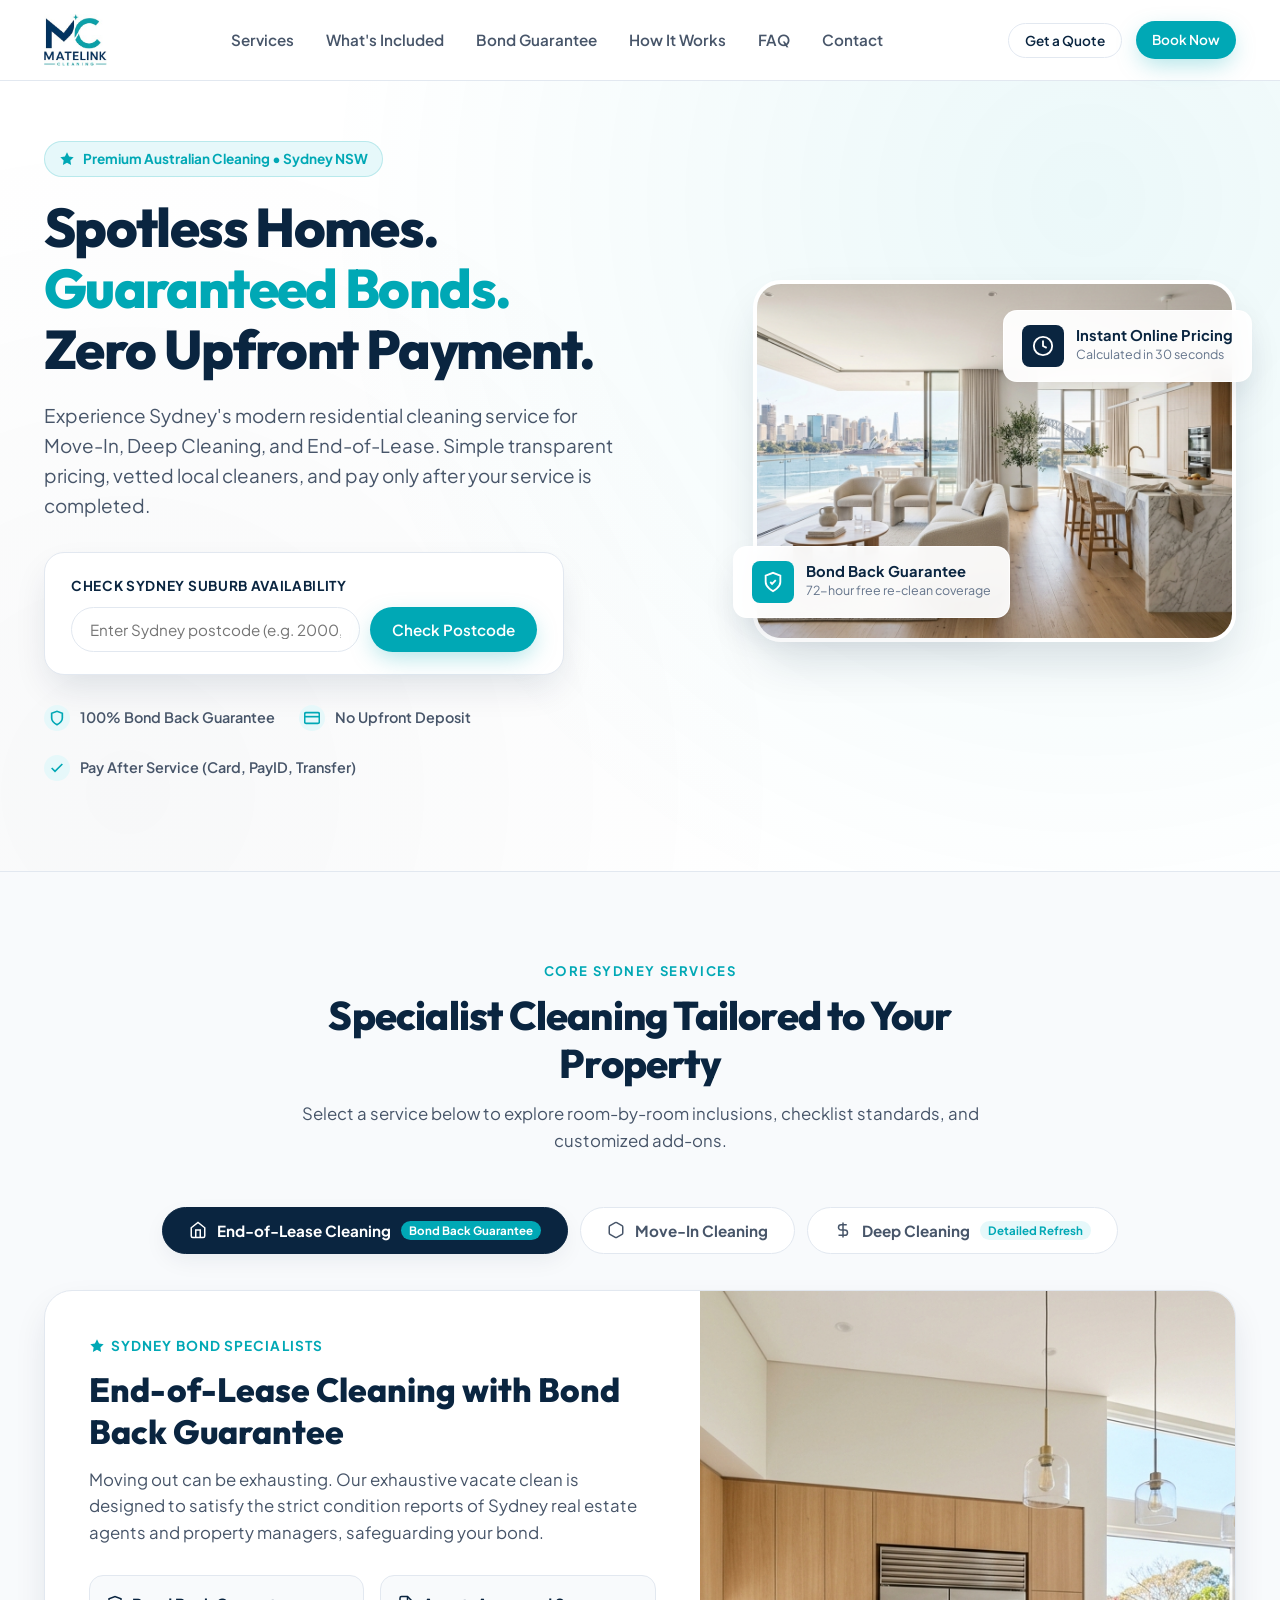
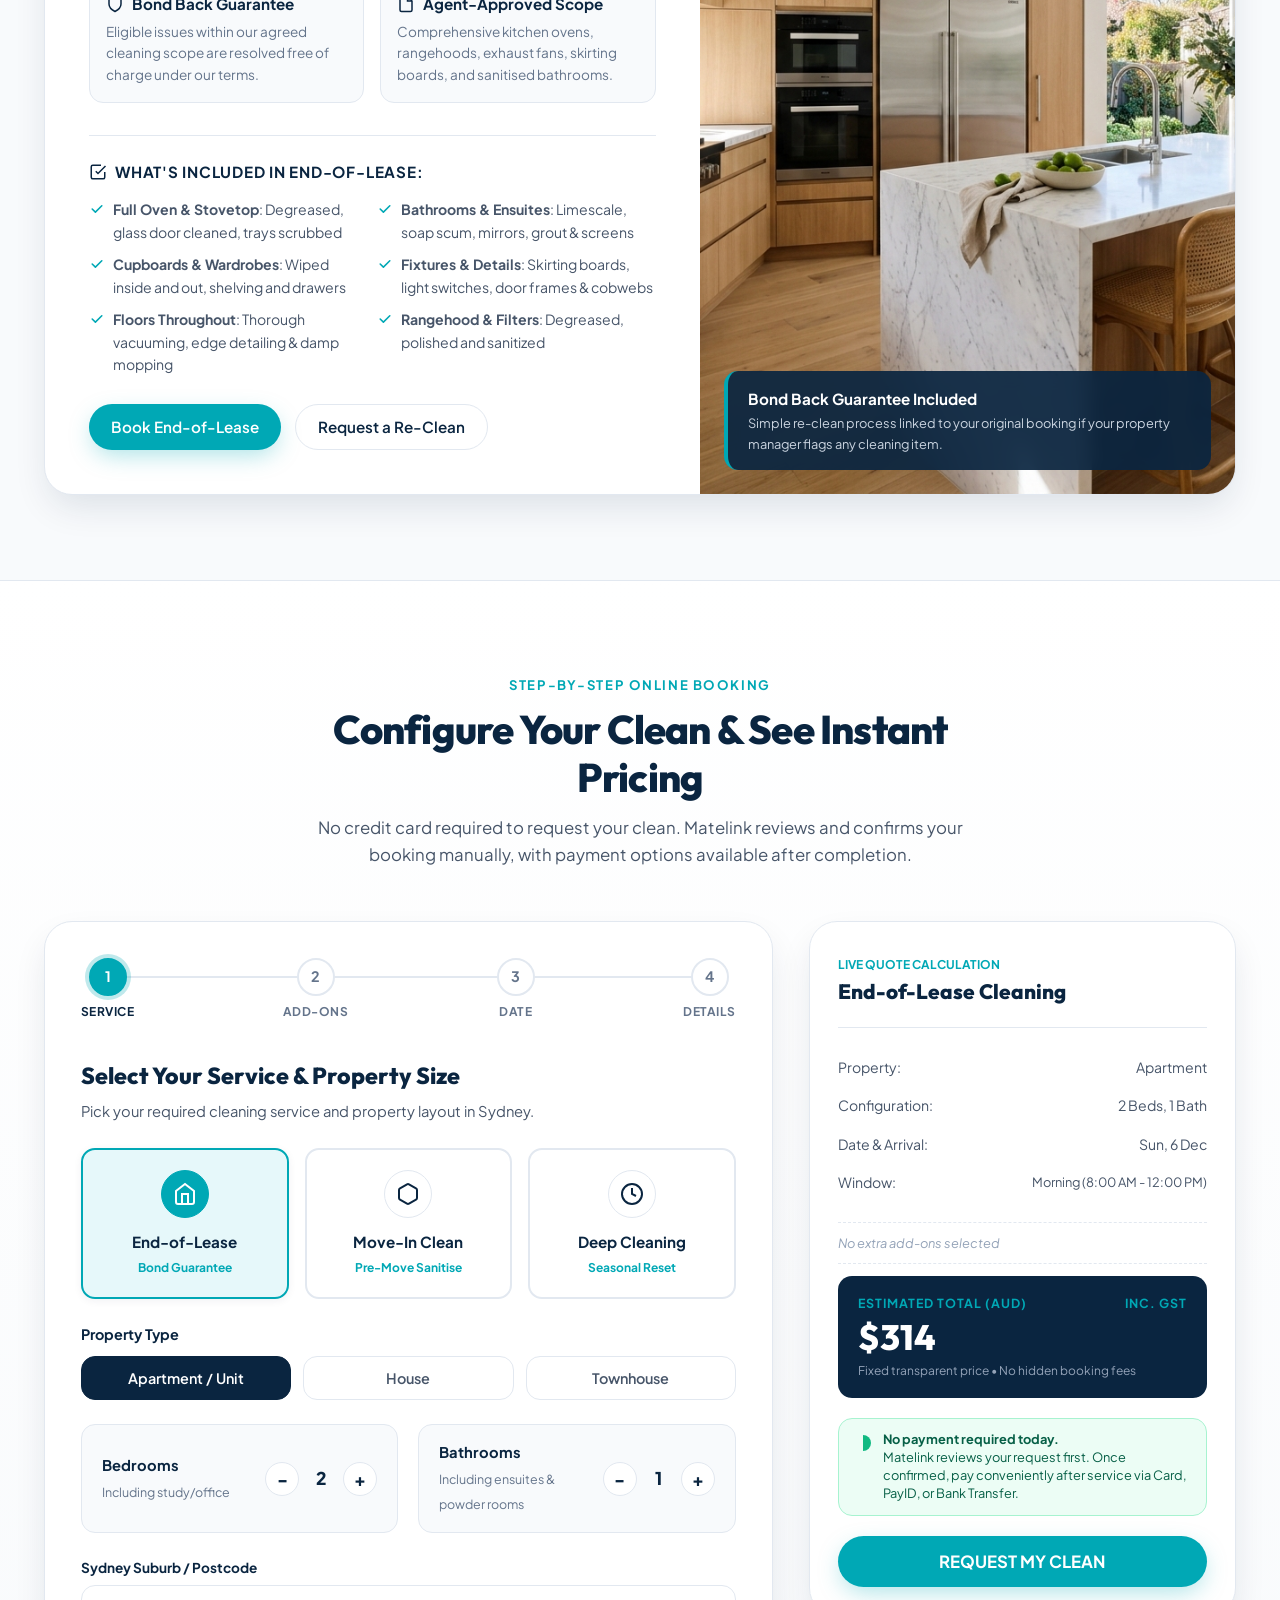
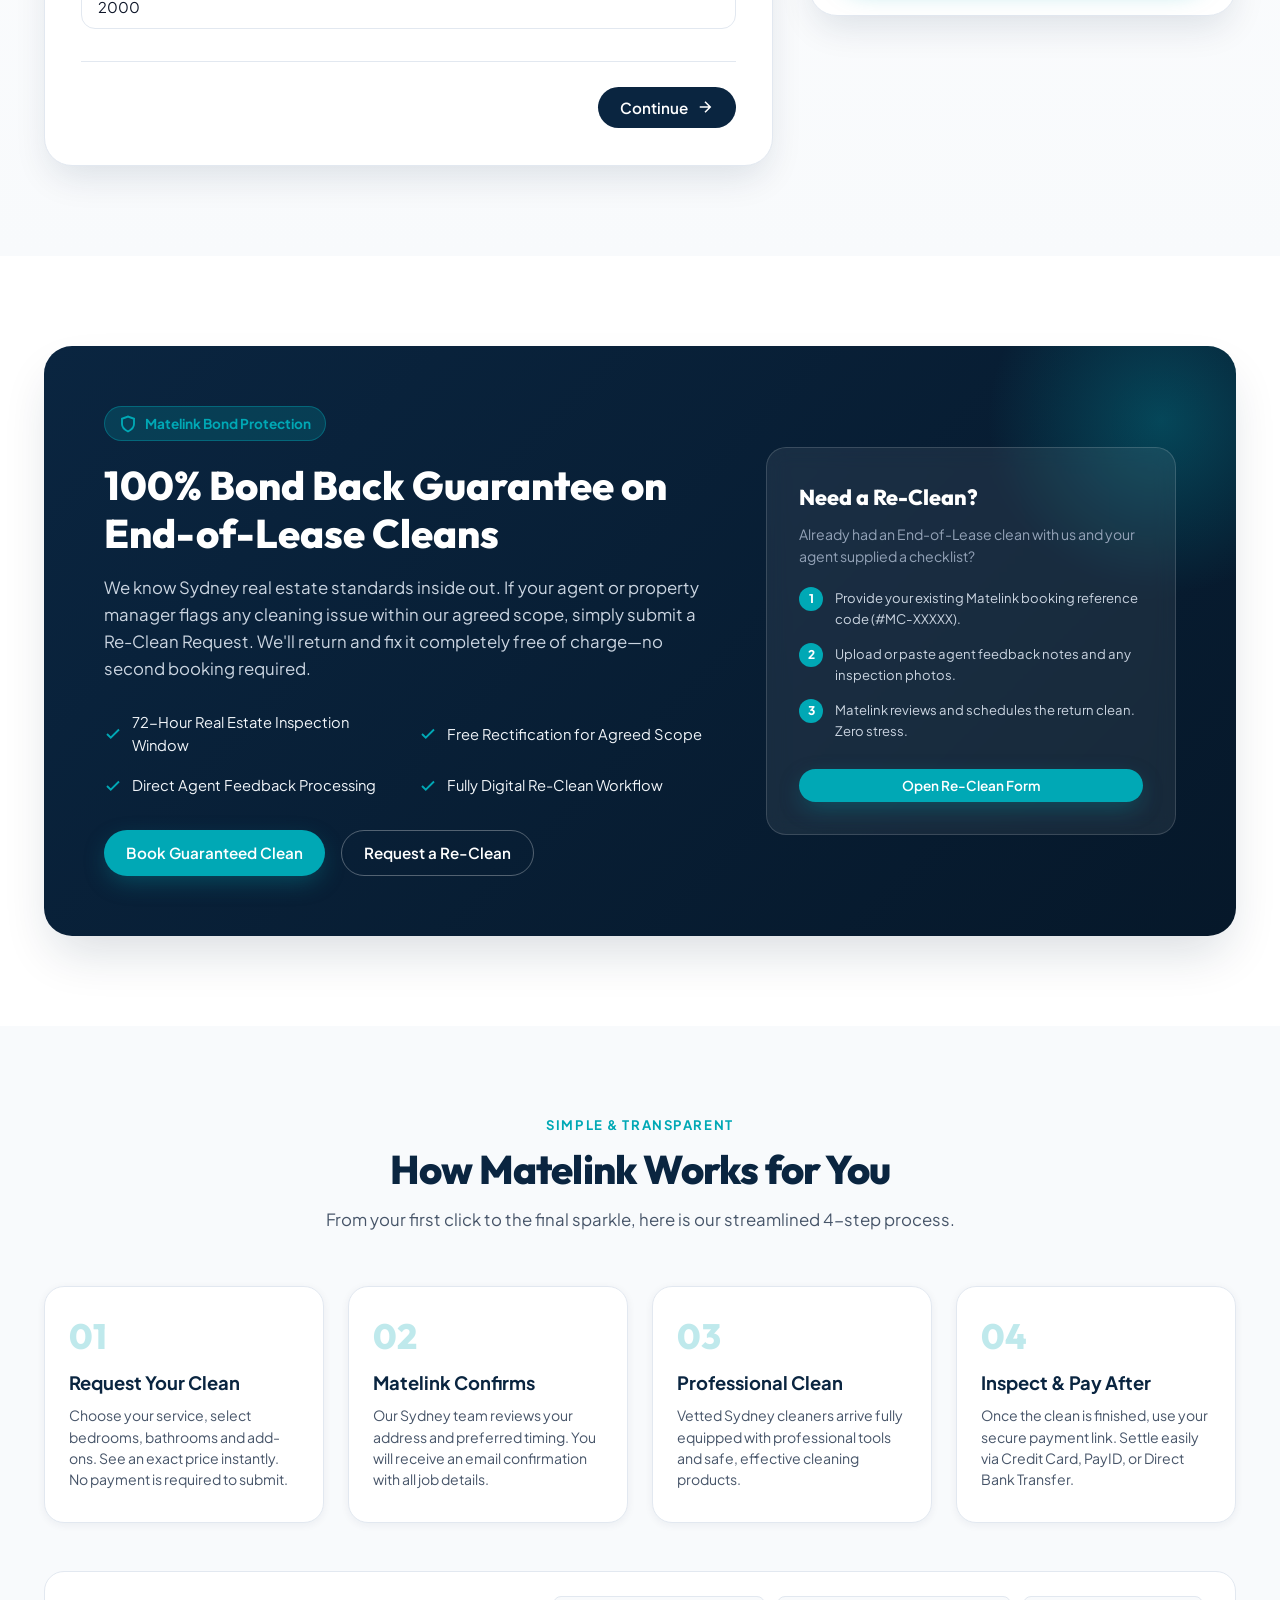
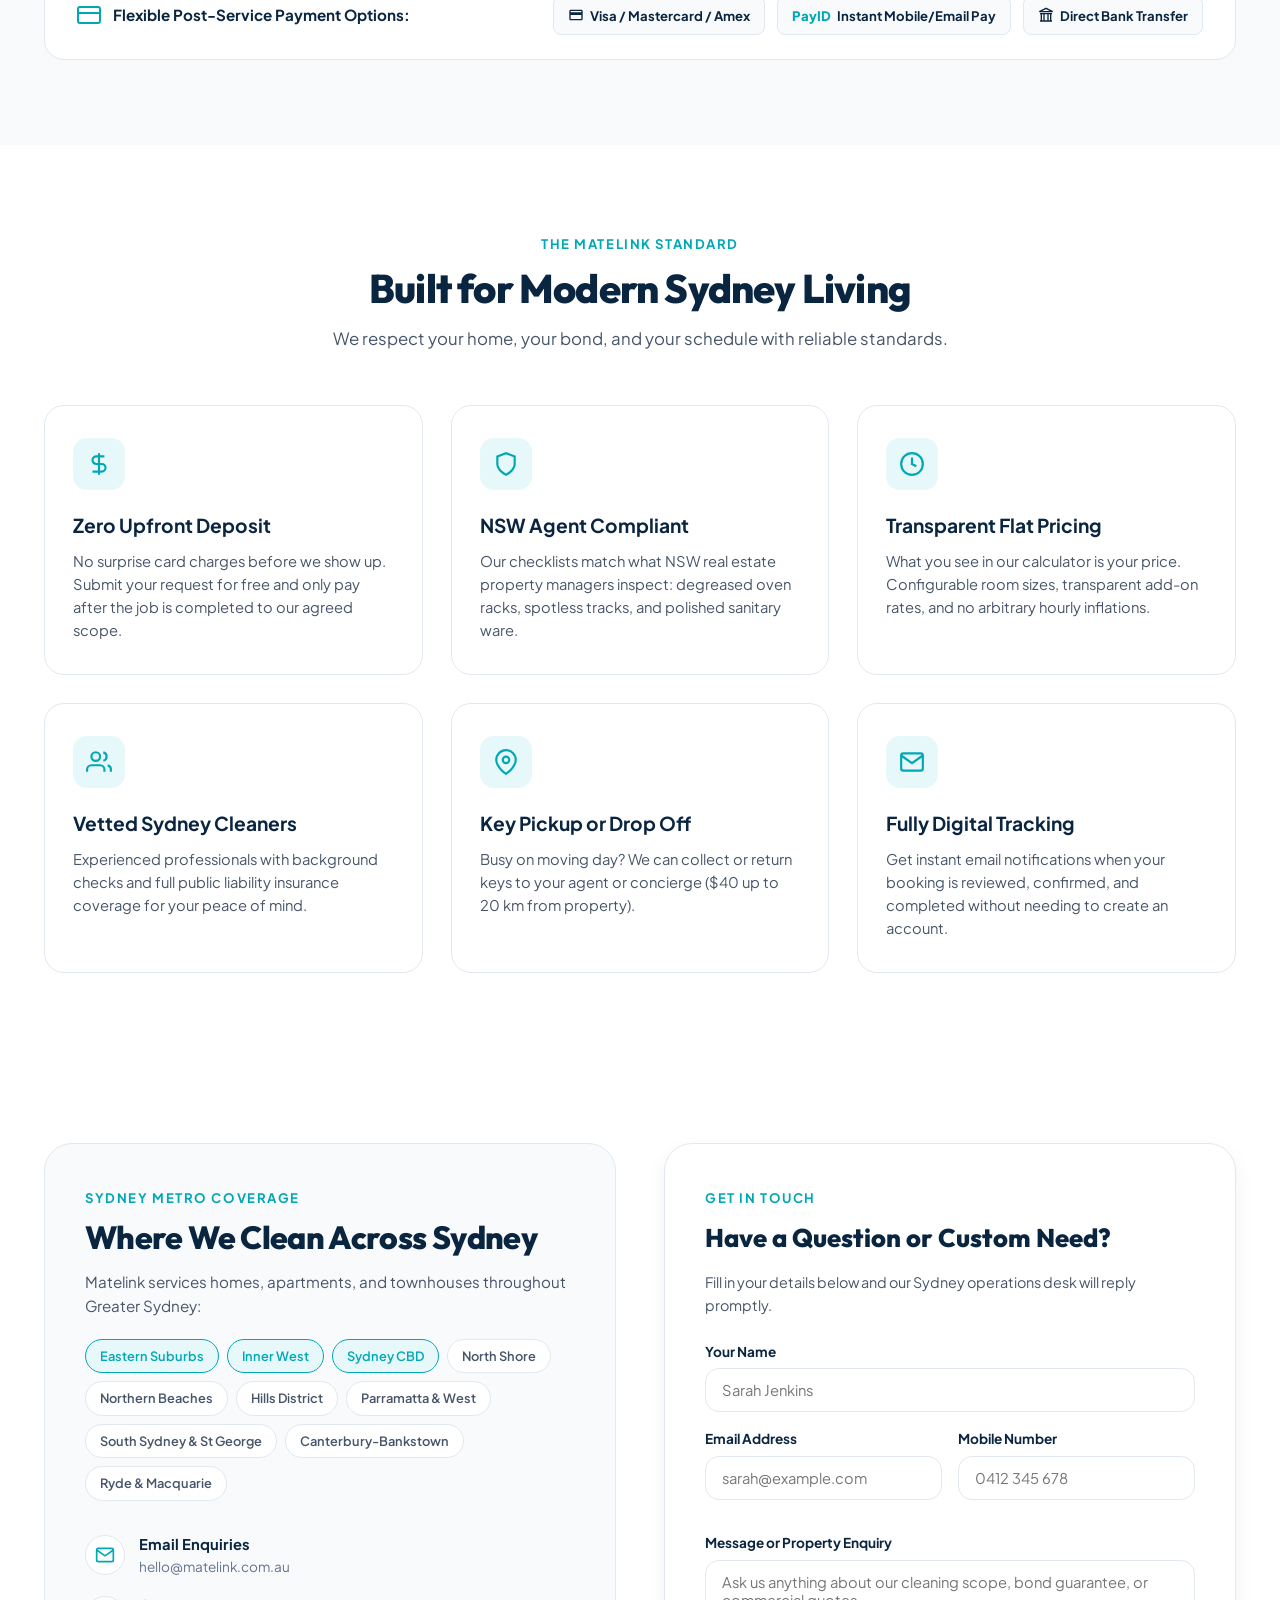
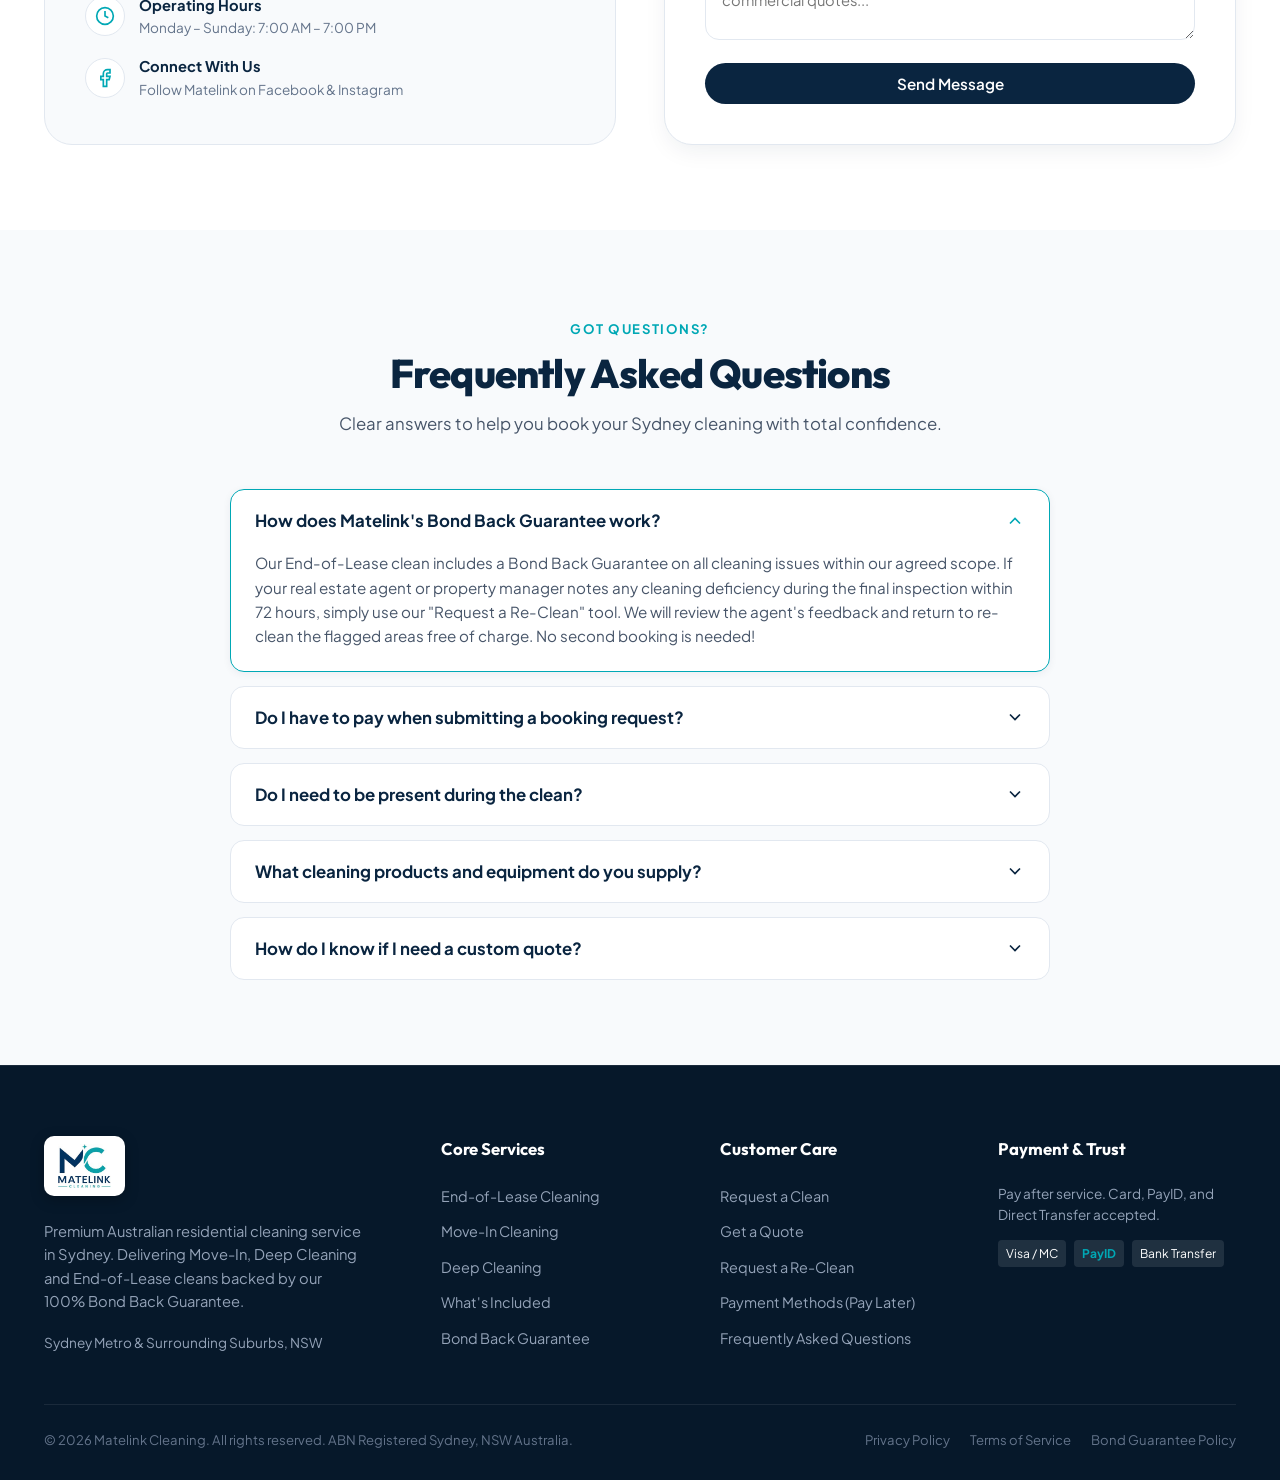
<file: index.html>
<!DOCTYPE html>
<html lang="en">
<head>
  <meta charset="UTF-8">
  <meta name="viewport" content="width=device-width, initial-scale=1.0">
  <title>Matelink Cleaning Sydney | Premium Move-In, Deep & End-of-Lease Cleaning</title>
  <meta name="description" content="Sydney's trusted residential cleaners for End-of-Lease, Deep Cleaning and Move-In Cleaning. 100% Bond Back Guarantee. Simple online pricing. No upfront payment required.">
  
  <!-- Modern Typography (Outfit + Plus Jakarta Sans) -->
  <link rel="preconnect" href="https://fonts.googleapis.com">
  <link rel="preconnect" href="https://fonts.gstatic.com" crossorigin>
  <link href="https://fonts.googleapis.com/css2?family=Outfit:wght@400;500;600;700;800&family=Plus+Jakarta+Sans:wght@400;500;600;700;800&display=swap" rel="stylesheet">
  
  <link rel="stylesheet" href="style.css">
  
  <!-- Structured Data for SEO -->
  <script type="application/ld+json">
  {
    "@context": "https://schema.org",
    "@type": "HomeAndConstructionBusiness",
    "name": "Matelink Cleaning",
    "image": "assets/hero.jpg",
    "description": "Premium Australian residential cleaning service in Sydney offering Move-In, Deep Cleaning and End-of-Lease Cleaning with 100% Bond Back Guarantee.",
    "priceRange": "$$",
    "address": {
      "@type": "PostalAddress",
      "addressLocality": "Sydney",
      "addressRegion": "NSW",
      "addressCountry": "AU"
    },
    "geo": {
      "@type": "GeoCoordinates",
      "latitude": "-33.8688",
      "longitude": "151.2093"
    },
    "openingHoursSpecification": {
      "@type": "OpeningHoursSpecification",
      "dayOfWeek": ["Monday","Tuesday","Wednesday","Thursday","Friday","Saturday","Sunday"],
      "opens": "07:00",
      "closes": "19:00"
    }
  }
  </script>
</head>
<body>

  <!-- ==========================================
       HEADER & NAVIGATION
       ========================================== -->
  <header class="header">
    <div class="container header-container">
      <a href="#" class="brand-logo" title="Matelink Cleaning Sydney">
        <img src="assets/logo.jpeg" alt="Matelink Cleaning" onerror="this.style.display='none'; this.nextElementSibling.style.display='flex';">
        <div class="brand-text-fallback" style="display:none;">
          <span class="brand-title">MATELINK</span>
          <span class="brand-tagline">CLEANING</span>
        </div>
      </a>

      <!-- Desktop Navigation -->
      <nav>
        <ul class="nav-links">
          <li><a href="#services" class="nav-link">Services</a></li>
          <li><a href="#whats-included" class="nav-link">What's Included</a></li>
          <li><a href="#guarantee" class="nav-link">Bond Guarantee</a></li>
          <li><a href="#how-it-works" class="nav-link">How It Works</a></li>
          <li><a href="#faq" class="nav-link">FAQ</a></li>
          <li><a href="#contact" class="nav-link">Contact</a></li>
        </ul>
      </nav>

      <!-- Action Buttons -->
      <div class="nav-actions">
        <button type="button" class="btn btn-outline btn-sm" data-open-quote id="btn-nav-quote">Get a Quote</button>
        <a href="#book-now" class="btn btn-primary btn-sm" id="btn-nav-book">Book Now</a>
        <button class="mobile-toggle" id="mobile-toggle" aria-label="Toggle navigation menu">
          <span></span>
          <span></span>
          <span></span>
        </button>
      </div>
    </div>
  </header>

  <!-- Mobile Drawer Menu -->
  <div class="mobile-drawer" id="mobile-drawer">
    <a href="#services" class="nav-link">Services</a>
    <a href="#whats-included" class="nav-link">What's Included</a>
    <a href="#guarantee" class="nav-link">Bond Back Guarantee</a>
    <a href="#how-it-works" class="nav-link">How It Works</a>
    <a href="#faq" class="nav-link">FAQ</a>
    <a href="#contact" class="nav-link">Contact</a>
    <div style="display:flex; flex-direction:column; gap:12px; margin-top:20px;">
      <button type="button" class="btn btn-outline" data-open-quote>Get a Quote</button>
      <a href="#book-now" class="btn btn-primary">Book Now</a>
    </div>
  </div>

  <!-- ==========================================
       HERO SECTION
       ========================================== -->
  <section class="hero" id="home">
    <div class="container hero-grid">
      <div class="hero-content">
        <div class="hero-badge">
          <svg width="16" height="16" viewBox="0 0 24 24" fill="currentColor"><path d="M12 2l3.09 6.26L22 9.27l-5 4.87 1.18 6.88L12 17.77l-6.18 3.25L7 14.14 2 9.27l6.91-1.01L12 2z"/></svg>
          <span>Premium Australian Cleaning • Sydney NSW</span>
        </div>

        <h1 class="hero-title">
          Spotless Homes. <br>
          <span class="highlight">Guaranteed Bonds.</span> <br>
          Zero Upfront Payment.
        </h1>

        <p class="hero-subtitle">
          Experience Sydney's modern residential cleaning service for Move-In, Deep Cleaning, and End-of-Lease. Simple transparent pricing, vetted local cleaners, and pay only after your service is completed.
        </p>

        <!-- Sydney Postcode Availability Checker (Step 0) -->
        <div class="hero-postcode-card">
          <label class="postcode-label" for="hero-postcode-input">Check Sydney Suburb Availability</label>
          <div class="postcode-input-group">
            <input type="text" id="hero-postcode-input" class="postcode-input" placeholder="Enter Sydney postcode (e.g. 2000, 2026, 2095)" maxlength="4">
            <button type="button" class="btn btn-primary" id="hero-check-postcode-btn">Check Postcode</button>
          </div>
          <div class="postcode-status" id="hero-postcode-status"></div>
        </div>

        <!-- Hero Trust Pillars -->
        <div class="hero-pillars">
          <div class="pillar-item">
            <div class="pillar-icon">
              <svg width="16" height="16" viewBox="0 0 24 24" fill="none" stroke="currentColor" stroke-width="2.5"><path d="M12 22s8-4 8-10V5l-8-3-8 3v7c0 6 8 10 8 10z"/></svg>
            </div>
            <span>100% Bond Back Guarantee</span>
          </div>

          <div class="pillar-item">
            <div class="pillar-icon">
              <svg width="16" height="16" viewBox="0 0 24 24" fill="none" stroke="currentColor" stroke-width="2.5"><rect x="1" y="4" width="22" height="16" rx="2" ry="2"/><line x1="1" y1="10" x2="23" y2="10"/></svg>
            </div>
            <span>No Upfront Deposit</span>
          </div>

          <div class="pillar-item">
            <div class="pillar-icon">
              <svg width="16" height="16" viewBox="0 0 24 24" fill="none" stroke="currentColor" stroke-width="2.5"><polyline points="20 6 9 17 4 12"/></svg>
            </div>
            <span>Pay After Service (Card, PayID, Transfer)</span>
          </div>
        </div>
      </div>

      <!-- Hero Visual Image with Floating UI Cards -->
      <div class="hero-visual">
        <div class="hero-image-wrap">
          <img src="assets/hero.jpg" alt="Pristine modern Sydney home interior with natural light and Harbour view" loading="eager">
        </div>

        <div class="floating-card floating-card-1">
          <div class="fc-icon teal-bg">
            <svg width="22" height="22" fill="none" stroke="currentColor" stroke-width="2" viewBox="0 0 24 24"><path d="M12 22s8-4 8-10V5l-8-3-8 3v7c0 6 8 10 8 10z"/><polyline points="9 12 11 14 15 10"/></svg>
          </div>
          <div class="fc-content">
            <h4>Bond Back Guarantee</h4>
            <p>72-hour free re-clean coverage</p>
          </div>
        </div>

        <div class="floating-card floating-card-2">
          <div class="fc-icon">
            <svg width="22" height="22" fill="none" stroke="currentColor" stroke-width="2" viewBox="0 0 24 24"><circle cx="12" cy="12" r="10"/><path d="M12 6v6l4 2"/></svg>
          </div>
          <div class="fc-content">
            <h4>Instant Online Pricing</h4>
            <p>Calculated in 30 seconds</p>
          </div>
        </div>
      </div>
    </div>
  </section>

  <!-- ==========================================
       CORE SERVICES & "WHAT'S INCLUDED" SECTION
       ========================================== -->
  <section class="section section-subtle" id="services">
    <div class="container">
      <div class="section-head">
        <span class="section-badge">Core Sydney Services</span>
        <h2 class="section-title">Specialist Cleaning Tailored to Your Property</h2>
        <p class="section-desc">Select a service below to explore room-by-room inclusions, checklist standards, and customized add-ons.</p>
      </div>

      <!-- Interactive Service Navigation Switcher -->
      <div class="service-nav-tabs">
        <button type="button" class="service-tab-btn active" data-service="end-of-lease" id="tab-end-of-lease">
          <svg width="18" height="18" fill="none" stroke="currentColor" stroke-width="2" viewBox="0 0 24 24"><path d="M3 9l9-7 9 7v11a2 2 0 0 1-2 2H5a2 2 0 0 1-2-2z"/><polyline points="9 22 9 12 15 12 15 22"/></svg>
          <span>End-of-Lease Cleaning</span>
          <span class="tab-badge">Bond Back Guarantee</span>
        </button>

        <button type="button" class="service-tab-btn" data-service="move-in" id="tab-move-in">
          <svg width="18" height="18" fill="none" stroke="currentColor" stroke-width="2" viewBox="0 0 24 24"><path d="M21 16V8a2 2 0 0 0-1-1.73l-7-4a2 2 0 0 0-2 0l-7 4A2 2 0 0 0 3 8v8a2 2 0 0 0 1 1.73l7 4a2 2 0 0 0 2 0l7-4A2 2 0 0 0 21 16z"/></svg>
          <span>Move-In Cleaning</span>
        </button>

        <button type="button" class="service-tab-btn" data-service="deep-cleaning" id="tab-deep-cleaning">
          <svg width="18" height="18" fill="none" stroke="currentColor" stroke-width="2" viewBox="0 0 24 24"><path d="M12 2v20M17 5H9.5a3.5 3.5 0 0 0 0 7h5a3.5 3.5 0 0 1 0 7H6"/></svg>
          <span>Deep Cleaning</span>
          <span class="tab-badge">Detailed Refresh</span>
        </button>
      </div>

      <!-- Panel 1: End-of-Lease Cleaning -->
      <div class="service-panel active" id="panel-end-of-lease">
        <div class="service-panel-grid">
          <div class="service-panel-content">
            <span class="service-tag">
              <svg width="16" height="16" fill="currentColor" viewBox="0 0 24 24"><path d="M12 2l3.09 6.26L22 9.27l-5 4.87 1.18 6.88L12 17.77l-6.18 3.25L7 14.14 2 9.27l6.91-1.01L12 2z"/></svg>
              Sydney Bond Specialists
            </span>
            <h3 class="service-heading">End-of-Lease Cleaning with Bond Back Guarantee</h3>
            <p class="service-summary">
              Moving out can be exhausting. Our exhaustive vacate clean is designed to satisfy the strict condition reports of Sydney real estate agents and property managers, safeguarding your bond.
            </p>

            <div class="service-highlights-list">
              <div class="highlight-box">
                <h4>
                  <svg width="18" height="18" fill="none" stroke="currentColor" stroke-width="2" viewBox="0 0 24 24"><path d="M12 22s8-4 8-10V5l-8-3-8 3v7c0 6 8 10 8 10z"/></svg>
                  Bond Back Guarantee
                </h4>
                <p>Eligible issues within our agreed cleaning scope are resolved free of charge under our terms.</p>
              </div>

              <div class="highlight-box">
                <h4>
                  <svg width="18" height="18" fill="none" stroke="currentColor" stroke-width="2" viewBox="0 0 24 24"><path d="M14 2H6a2 2 0 0 0-2 2v16a2 2 0 0 0 2 2h12a2 2 0 0 0 2-2V8z"/><polyline points="14 2 14 8 20 8"/></svg>
                  Agent-Approved Scope
                </h4>
                <p>Comprehensive kitchen ovens, rangehoods, exhaust fans, skirting boards, and sanitised bathrooms.</p>
              </div>
            </div>

            <!-- What's Included Breakdown -->
            <div class="included-breakdown" id="whats-included">
              <h4 class="included-title">
                <svg width="18" height="18" fill="none" stroke="currentColor" stroke-width="2" viewBox="0 0 24 24"><polyline points="9 11 12 14 22 4"/><path d="M21 12v7a2 2 0 0 1-2 2H5a2 2 0 0 1-2-2V5a2 2 0 0 1 2-2h11"/></svg>
                What's Included in End-of-Lease:
              </h4>
              <div class="checklist-grid">
                <div class="checklist-item">
                  <svg width="16" height="16" fill="currentColor" viewBox="0 0 20 20"><path fill-rule="evenodd" d="M16.707 5.293a1 1 0 010 1.414l-8 8a1 1 0 01-1.414 0l-4-4a1 1 0 011.414-1.414L8 12.586l7.293-7.293a1 1 0 011.414 0z" clip-rule="evenodd"/></svg>
                  <span><strong>Full Oven & Stovetop</strong>: Degreased, glass door cleaned, trays scrubbed</span>
                </div>
                <div class="checklist-item">
                  <svg width="16" height="16" fill="currentColor" viewBox="0 0 20 20"><path fill-rule="evenodd" d="M16.707 5.293a1 1 0 010 1.414l-8 8a1 1 0 01-1.414 0l-4-4a1 1 0 011.414-1.414L8 12.586l7.293-7.293a1 1 0 011.414 0z" clip-rule="evenodd"/></svg>
                  <span><strong>Bathrooms & Ensuites</strong>: Limescale, soap scum, mirrors, grout & screens</span>
                </div>
                <div class="checklist-item">
                  <svg width="16" height="16" fill="currentColor" viewBox="0 0 20 20"><path fill-rule="evenodd" d="M16.707 5.293a1 1 0 010 1.414l-8 8a1 1 0 01-1.414 0l-4-4a1 1 0 011.414-1.414L8 12.586l7.293-7.293a1 1 0 011.414 0z" clip-rule="evenodd"/></svg>
                  <span><strong>Cupboards & Wardrobes</strong>: Wiped inside and out, shelving and drawers</span>
                </div>
                <div class="checklist-item">
                  <svg width="16" height="16" fill="currentColor" viewBox="0 0 20 20"><path fill-rule="evenodd" d="M16.707 5.293a1 1 0 010 1.414l-8 8a1 1 0 01-1.414 0l-4-4a1 1 0 011.414-1.414L8 12.586l7.293-7.293a1 1 0 011.414 0z" clip-rule="evenodd"/></svg>
                  <span><strong>Fixtures & Details</strong>: Skirting boards, light switches, door frames & cobwebs</span>
                </div>
                <div class="checklist-item">
                  <svg width="16" height="16" fill="currentColor" viewBox="0 0 20 20"><path fill-rule="evenodd" d="M16.707 5.293a1 1 0 010 1.414l-8 8a1 1 0 01-1.414 0l-4-4a1 1 0 011.414-1.414L8 12.586l7.293-7.293a1 1 0 011.414 0z" clip-rule="evenodd"/></svg>
                  <span><strong>Floors Throughout</strong>: Thorough vacuuming, edge detailing & damp mopping</span>
                </div>
                <div class="checklist-item">
                  <svg width="16" height="16" fill="currentColor" viewBox="0 0 20 20"><path fill-rule="evenodd" d="M16.707 5.293a1 1 0 010 1.414l-8 8a1 1 0 01-1.414 0l-4-4a1 1 0 011.414-1.414L8 12.586l7.293-7.293a1 1 0 011.414 0z" clip-rule="evenodd"/></svg>
                  <span><strong>Rangehood & Filters</strong>: Degreased, polished and sanitized</span>
                </div>
              </div>
            </div>

            <div style="margin-top:28px; display:flex; gap:14px; flex-wrap:wrap;">
              <a href="#book-now" class="btn btn-primary" onclick="setServiceFromTab('end-of-lease')">Book End-of-Lease</a>
              <button type="button" class="btn btn-outline" data-open-reclean>Request a Re-Clean</button>
            </div>
          </div>

          <div class="service-panel-media">
            <img src="assets/kitchen.jpg" alt="Pristine clean modern Australian kitchen">
            <div class="service-guarantee-ribbon">
              <h4>Bond Back Guarantee Included</h4>
              <p>Simple re-clean process linked to your original booking if your property manager flags any cleaning item.</p>
            </div>
          </div>
        </div>
      </div>

      <!-- Panel 2: Move-In Cleaning -->
      <div class="service-panel" id="panel-move-in">
        <div class="service-panel-grid">
          <div class="service-panel-content">
            <span class="service-tag">
              <svg width="16" height="16" fill="none" stroke="currentColor" stroke-width="2" viewBox="0 0 24 24"><path d="M21 16V8a2 2 0 0 0-1-1.73l-7-4a2 2 0 0 0-2 0l-7 4A2 2 0 0 0 3 8v8a2 2 0 0 0 1 1.73l7 4a2 2 0 0 0 2 0l7-4A2 2 0 0 0 21 16z"/></svg>
              Fresh New Start
            </span>
            <h3 class="service-heading">Move-In Cleaning for Your New Sydney Home</h3>
            <p class="service-summary">
              Step into a thoroughly sanitized, dust-free home before your furniture arrives. We eliminate previous tenant residue, deep clean cupboards, and disinfect all wet areas so you can unpack with absolute peace of mind.
            </p>

            <div class="service-highlights-list">
              <div class="highlight-box">
                <h4>
                  <svg width="18" height="18" fill="none" stroke="currentColor" stroke-width="2" viewBox="0 0 24 24"><path d="M22 12h-4l-3 9L9 3l-3 9H2"/></svg>
                  Hygienic Sanitisation
                </h4>
                <p>Hospital-grade disinfection of all food preparation zones, bathroom basins, and toilets.</p>
              </div>

              <div class="highlight-box">
                <h4>
                  <svg width="18" height="18" fill="none" stroke="currentColor" stroke-width="2" viewBox="0 0 24 24"><circle cx="12" cy="12" r="10"/><path d="M12 8v4l3 3"/></svg>
                  Pre-Furniture Detailing
                </h4>
                <p>Ideal while the property is completely empty—every corner, wardrobe shelf, and vent is reached.</p>
              </div>
            </div>

            <!-- Inclusions -->
            <div class="included-breakdown">
              <h4 class="included-title">What's Included in Move-In:</h4>
              <div class="checklist-grid">
                <div class="checklist-item">
                  <svg width="16" height="16" fill="currentColor" viewBox="0 0 20 20"><path fill-rule="evenodd" d="M16.707 5.293a1 1 0 010 1.414l-8 8a1 1 0 01-1.414 0l-4-4a1 1 0 011.414-1.414L8 12.586l7.293-7.293a1 1 0 011.414 0z" clip-rule="evenodd"/></svg>
                  <span><strong>Pantry & Cabinets</strong>: Thoroughly wiped, crumb-free and ready for groceries</span>
                </div>
                <div class="checklist-item">
                  <svg width="16" height="16" fill="currentColor" viewBox="0 0 20 20"><path fill-rule="evenodd" d="M16.707 5.293a1 1 0 010 1.414l-8 8a1 1 0 01-1.414 0l-4-4a1 1 0 011.414-1.414L8 12.586l7.293-7.293a1 1 0 011.414 0z" clip-rule="evenodd"/></svg>
                  <span><strong>Disinfected Wet Areas</strong>: Deep scrub of baths, showers, taps and toilets</span>
                </div>
                <div class="checklist-item">
                  <svg width="16" height="16" fill="currentColor" viewBox="0 0 20 20"><path fill-rule="evenodd" d="M16.707 5.293a1 1 0 010 1.414l-8 8a1 1 0 01-1.414 0l-4-4a1 1 0 011.414-1.414L8 12.586l7.293-7.293a1 1 0 011.414 0z" clip-rule="evenodd"/></svg>
                  <span><strong>Dust & Allergen Wipe</strong>: Sills, architraves, skirting boards and fan blades</span>
                </div>
                <div class="checklist-item">
                  <svg width="16" height="16" fill="currentColor" viewBox="0 0 20 20"><path fill-rule="evenodd" d="M16.707 5.293a1 1 0 010 1.414l-8 8a1 1 0 01-1.414 0l-4-4a1 1 0 011.414-1.414L8 12.586l7.293-7.293a1 1 0 011.414 0z" clip-rule="evenodd"/></svg>
                  <span><strong>Floor Restorations</strong>: Edge vacuuming and multi-surface pH-neutral mop</span>
                </div>
              </div>
            </div>

            <div style="margin-top:28px;">
              <a href="#book-now" class="btn btn-primary" onclick="setServiceFromTab('move-in')">Book Move-In Clean</a>
            </div>
          </div>

          <div class="service-panel-media">
            <img src="assets/hero.jpg" alt="Bright clean Sydney living room">
          </div>
        </div>
      </div>

      <!-- Panel 3: Deep Cleaning -->
      <div class="service-panel" id="panel-deep-cleaning">
        <div class="service-panel-grid">
          <div class="service-panel-content">
            <span class="service-tag">
              <svg width="16" height="16" fill="none" stroke="currentColor" stroke-width="2" viewBox="0 0 24 24"><path d="M12 2v20M17 5H9.5a3.5 3.5 0 0 0 0 7h5a3.5 3.5 0 0 1 0 7H6"/></svg>
              Complete Home Reset
            </span>
            <h3 class="service-heading">Deep Cleaning & Intensive Seasonal Refresh</h3>
            <p class="service-summary">
              When standard surface cleaning isn't enough. Our deep cleaning service targets accumulated grease, stubborn soap scum, limescale, baseboards, and hidden dust to bring your home back to pristine condition.
            </p>

            <div class="service-highlights-list">
              <div class="highlight-box">
                <h4>
                  <svg width="18" height="18" fill="none" stroke="currentColor" stroke-width="2" viewBox="0 0 24 24"><circle cx="12" cy="12" r="10"/><path d="M8 14s1.5 2 4 2 4-2 4-2"/><line x1="9" y1="9" x2="9.01" y2="9"/><line x1="15" y1="9" x2="15.01" y2="9"/></svg>
                  Targeted Stubborn Grime
                </h4>
                <p>Heavy descaling of bathroom shower screens, taps, splashbacks, and kitchen grease traps.</p>
              </div>

              <div class="highlight-box">
                <h4>
                  <svg width="18" height="18" fill="none" stroke="currentColor" stroke-width="2" viewBox="0 0 24 24"><polygon points="12 2 15.09 8.26 22 9.27 17 14.14 18.18 21.02 12 17.77 5.82 21.02 7 14.14 2 9.27 8.91 8.26 12 2"/></svg>
                  Configurable Deep Add-ons
                </h4>
                <p>Add oven detailing, interior fridge sanitation, wall spot removal, or grout revival.</p>
              </div>
            </div>

            <!-- Inclusions -->
            <div class="included-breakdown">
              <h4 class="included-title">What's Included in Deep Cleaning:</h4>
              <div class="checklist-grid">
                <div class="checklist-item">
                  <svg width="16" height="16" fill="currentColor" viewBox="0 0 20 20"><path fill-rule="evenodd" d="M16.707 5.293a1 1 0 010 1.414l-8 8a1 1 0 01-1.414 0l-4-4a1 1 0 011.414-1.414L8 12.586l7.293-7.293a1 1 0 011.414 0z" clip-rule="evenodd"/></svg>
                  <span><strong>Intensive Bathrooms</strong>: Full scale removal, grout treatment, tiles polished</span>
                </div>
                <div class="checklist-item">
                  <svg width="16" height="16" fill="currentColor" viewBox="0 0 20 20"><path fill-rule="evenodd" d="M16.707 5.293a1 1 0 010 1.414l-8 8a1 1 0 01-1.414 0l-4-4a1 1 0 011.414-1.414L8 12.586l7.293-7.293a1 1 0 011.414 0z" clip-rule="evenodd"/></svg>
                  <span><strong>Deep Kitchen Detail</strong>: Exterior cupboards degreased, stovetop & sink restored</span>
                </div>
                <div class="checklist-item">
                  <svg width="16" height="16" fill="currentColor" viewBox="0 0 20 20"><path fill-rule="evenodd" d="M16.707 5.293a1 1 0 010 1.414l-8 8a1 1 0 01-1.414 0l-4-4a1 1 0 011.414-1.414L8 12.586l7.293-7.293a1 1 0 011.414 0z" clip-rule="evenodd"/></svg>
                  <span><strong>Doors & High-Touch Areas</strong>: Doorknobs, switches, frames and skirting</span>
                </div>
                <div class="checklist-item">
                  <svg width="16" height="16" fill="currentColor" viewBox="0 0 20 20"><path fill-rule="evenodd" d="M16.707 5.293a1 1 0 010 1.414l-8 8a1 1 0 01-1.414 0l-4-4a1 1 0 011.414-1.414L8 12.586l7.293-7.293a1 1 0 011.414 0z" clip-rule="evenodd"/></svg>
                  <span><strong>Under & Behind Reachable Items</strong>: Thorough vacuuming beneath accessible furniture</span>
                </div>
              </div>
            </div>

            <div style="margin-top:28px;">
              <a href="#book-now" class="btn btn-primary" onclick="setServiceFromTab('deep-cleaning')">Book Deep Cleaning</a>
            </div>
          </div>

          <div class="service-panel-media">
            <img src="assets/bathroom.jpg" alt="Pristine clean Sydney luxury bathroom">
          </div>
        </div>
      </div>
    </div>
  </section>

  <!-- ==========================================
       ONLINE BOOKING WIZARD & PRICE CALCULATOR
       (Primary Action per Brief: "REQUEST MY CLEAN")
       ========================================== -->
  <section class="booking-section" id="book-now">
    <div class="container">
      <div class="section-head">
        <span class="section-badge">Step-by-Step Online Booking</span>
        <h2 class="section-title">Configure Your Clean & See Instant Pricing</h2>
        <p class="section-desc">
          No credit card required to request your clean. Matelink reviews and confirms your booking manually, with payment options available after completion.
        </p>
      </div>

      <div class="booking-wrapper">
        <!-- Interactive Step Wizard -->
        <div class="wizard-card">
          <!-- Step Progress Dots -->
          <div class="wizard-steps-indicator">
            <div class="step-indicator-bar" id="step-indicator-bar"></div>

            <div class="step-node active" data-step="1">
              <div class="step-circle">1</div>
              <span class="step-label">Service</span>
            </div>

            <div class="step-node" data-step="2">
              <div class="step-circle">2</div>
              <span class="step-label">Add-ons</span>
            </div>

            <div class="step-node" data-step="3">
              <div class="step-circle">3</div>
              <span class="step-label">Date</span>
            </div>

            <div class="step-node" data-step="4">
              <div class="step-circle">4</div>
              <span class="step-label">Details</span>
            </div>
          </div>

          <!-- Wizard Step 1: Service & Property Details -->
          <div class="wizard-step-pane active" id="wizard-step-1">
            <div class="step-head">
              <h3 class="step-title">Select Your Service & Property Size</h3>
              <p class="step-desc">Pick your required cleaning service and property layout in Sydney.</p>
            </div>

            <!-- Service Selection Cards -->
            <div class="service-cards-grid">
              <div class="service-select-card selected" data-service="end-of-lease">
                <div class="service-card-icon">
                  <svg width="24" height="24" fill="none" stroke="currentColor" stroke-width="2" viewBox="0 0 24 24"><path d="M3 9l9-7 9 7v11a2 2 0 0 1-2 2H5a2 2 0 0 1-2-2z"/><polyline points="9 22 9 12 15 12 15 22"/></svg>
                </div>
                <div class="service-card-name">End-of-Lease</div>
                <div class="service-card-tag">Bond Guarantee</div>
              </div>

              <div class="service-select-card" data-service="move-in">
                <div class="service-card-icon">
                  <svg width="24" height="24" fill="none" stroke="currentColor" stroke-width="2" viewBox="0 0 24 24"><path d="M21 16V8a2 2 0 0 0-1-1.73l-7-4a2 2 0 0 0-2 0l-7 4A2 2 0 0 0 3 8v8a2 2 0 0 0 1 1.73l7 4a2 2 0 0 0 2 0l7-4A2 2 0 0 0 21 16z"/></svg>
                </div>
                <div class="service-card-name">Move-In Clean</div>
                <div class="service-card-tag">Pre-Move Sanitise</div>
              </div>

              <div class="service-select-card" data-service="deep-cleaning">
                <div class="service-card-icon">
                  <svg width="24" height="24" fill="none" stroke="currentColor" stroke-width="2" viewBox="0 0 24 24"><circle cx="12" cy="12" r="10"/><path d="M12 6v6l4 2"/></svg>
                </div>
                <div class="service-card-name">Deep Cleaning</div>
                <div class="service-card-tag">Seasonal Reset</div>
              </div>
            </div>

            <!-- Property Type Selector -->
            <div class="property-type-selector">
              <label>Property Type</label>
              <div class="type-buttons-group">
                <button type="button" class="btn-type-option selected" data-type="apartment">Apartment / Unit</button>
                <button type="button" class="btn-type-option" data-type="house">House</button>
                <button type="button" class="btn-type-option" data-type="townhouse">Townhouse</button>
              </div>
            </div>

            <!-- Bedrooms & Bathrooms Counters -->
            <div class="property-config-grid">
              <div class="counter-control">
                <div class="counter-info">
                  <label>Bedrooms</label>
                  <span>Including study/office</span>
                </div>
                <div class="counter-buttons">
                  <button type="button" class="btn-counter" id="bed-minus">-</button>
                  <span class="counter-value" id="bed-val">2</span>
                  <button type="button" class="btn-counter" id="bed-plus">+</button>
                </div>
              </div>

              <div class="counter-control">
                <div class="counter-info">
                  <label>Bathrooms</label>
                  <span>Including ensuites & powder rooms</span>
                </div>
                <div class="counter-buttons">
                  <button type="button" class="btn-counter" id="bath-minus">-</button>
                  <span class="counter-value" id="bath-val">1</span>
                  <button type="button" class="btn-counter" id="bath-plus">+</button>
                </div>
              </div>
            </div>

            <div class="form-group">
              <label for="booking-postcode">Sydney Suburb / Postcode</label>
              <input type="text" id="booking-postcode" class="form-input" placeholder="e.g. 2026 (Bondi)" value="2000">
            </div>
          </div>

          <!-- Wizard Step 2: Dynamic Add-ons -->
          <div class="wizard-step-pane" id="wizard-step-2">
            <div class="step-head">
              <h3 class="step-title">Customise Your Add-ons</h3>
              <p class="step-desc">
                Select any extras needed for your property. Add-ons automatically adapt to your chosen service.
              </p>
            </div>

            <!-- Container rendered dynamically by app.js -->
            <div class="addons-grid" id="dynamic-addons-list"></div>
          </div>

          <!-- Wizard Step 3: Preferred Date & Time -->
          <div class="wizard-step-pane" id="wizard-step-3">
            <div class="step-head">
              <h3 class="step-title">Preferred Cleaning Date & Time</h3>
              <p class="step-desc">Your requested slot remains tentative until confirmed by our Sydney scheduling team.</p>
            </div>

            <div class="datetime-grid">
              <div class="date-input-wrap">
                <label for="preferred-date">Preferred Date</label>
                <input type="date" id="preferred-date" class="custom-date-field">
              </div>

              <div class="time-slots-wrap">
                <label>Preferred Arrival Window</label>
                <div class="slot-buttons">
                  <button type="button" class="btn-slot selected" data-slot="Morning (8:00 AM - 12:00 PM)">
                    <span>Morning Window</span>
                    <span class="slot-tag">8:00 AM - 12:00 PM</span>
                  </button>
                  <button type="button" class="btn-slot" data-slot="Afternoon (12:00 PM - 4:00 PM)">
                    <span>Afternoon Window</span>
                    <span class="slot-tag">12:00 PM - 4:00 PM</span>
                  </button>
                </div>
              </div>
            </div>
          </div>

          <!-- Wizard Step 4: Customer Contact & Property Address -->
          <div class="wizard-step-pane" id="wizard-step-4">
            <div class="step-head">
              <h3 class="step-title">Your Contact & Access Details</h3>
              <p class="step-desc">We will review your booking request and send your confirmation email.</p>
            </div>

            <div class="form-grid-2">
              <div class="form-group">
                <label for="cust-name">Full Name *</label>
                <input type="text" id="cust-name" class="form-input" placeholder="e.g. Sarah Jenkins" required>
              </div>

              <div class="form-group">
                <label for="cust-mobile">Australian Mobile *</label>
                <input type="tel" id="cust-mobile" class="form-input" placeholder="e.g. 0412 345 678" required>
              </div>
            </div>

            <div class="form-group">
              <label for="cust-email">Email Address *</label>
              <input type="email" id="cust-email" class="form-input" placeholder="e.g. sarah.jenkins@example.com" required>
            </div>

            <div class="form-group">
              <label for="cust-street">Property Street Address & Suburb</label>
              <input type="text" id="cust-street" class="form-input" placeholder="e.g. Unit 4, 12 Campbell Parade, Bondi Beach NSW 2026">
            </div>

            <div class="form-group">
              <label for="cust-notes">Access or Special Cleaning Instructions (Optional)</label>
              <textarea id="cust-notes" class="form-textarea" placeholder="e.g. Key in lockbox (code 1234), visitor parking available in basement, please pay extra attention to kitchen rangehood..."></textarea>
            </div>
          </div>

          <!-- Wizard Navigation Buttons -->
          <div class="wizard-footer-nav">
            <button type="button" class="btn btn-outline" id="wizard-prev-btn" style="visibility:hidden;">
              <svg width="18" height="18" viewBox="0 0 24 24" fill="none" stroke="currentColor" stroke-width="2"><path d="M19 12H5M12 19l-7-7 7-7"/></svg>
              Back
            </button>

            <button type="button" class="btn btn-navy" id="wizard-next-btn">
              Continue
              <svg width="18" height="18" viewBox="0 0 24 24" fill="none" stroke="currentColor" stroke-width="2"><path d="M5 12h14M12 5l7 7-7 7"/></svg>
            </button>
          </div>
        </div>

        <!-- Sticky Live Booking Summary Sidebar -->
        <aside class="summary-card" aria-label="Booking Summary">
          <div class="summary-header">
            <span class="summary-service-badge">Live Quote Calculation</span>
            <h3 class="summary-service-title" id="summary-service-name">End-of-Lease Cleaning</h3>
          </div>

          <ul class="summary-details-list">
            <li class="summary-row">
              <span>Property:</span>
              <span id="summary-property-type" class="bold">Apartment</span>
            </li>
            <li class="summary-row">
              <span>Configuration:</span>
              <span class="bold"><span id="summary-beds">2 Beds</span>, <span id="summary-baths">1 Bath</span></span>
            </li>
            <li class="summary-row">
              <span>Date & Arrival:</span>
              <span id="summary-date" class="bold">Tomorrow</span>
            </li>
            <li class="summary-row">
              <span>Window:</span>
              <span id="summary-slot" class="bold" style="font-size:0.8rem;">Morning (8:00 AM - 12:00 PM)</span>
            </li>
          </ul>

          <!-- Addons List in Summary -->
          <div class="summary-addons-list" id="summary-addons-list">
            <div style="font-size:0.8rem; color:#94A3B8; font-style:italic;">No extra add-ons selected</div>
          </div>

          <!-- Total Calculation Display -->
          <div class="summary-total-box">
            <div class="total-label">
              <span>Estimated Total (AUD)</span>
              <span>Inc. GST</span>
            </div>
            <div class="total-amount" id="summary-total-amount">$269</div>
            <div class="total-note">Fixed transparent price • No hidden booking fees</div>
          </div>

          <!-- Reassurance: Zero Upfront Payment -->
          <div class="no-payment-notice">
            <svg width="20" height="20" fill="currentColor" viewBox="0 0 20 20"><path fill-rule="evenodd" d="M10 18a8 8 0 100-16 8 0 000 16zm3.707-9.293a1 1 0 00-1.414-1.414L9 10.586 7.707 9.293a1 1 0 00-1.414 1.414l2 2a1 1 0 001.414 0l4-4z" clip-rule="evenodd"/></svg>
            <div>
              <strong>No payment required today.</strong><br>
              Matelink reviews your request first. Once confirmed, pay conveniently after service via Card, PayID, or Bank Transfer.
            </div>
          </div>

          <!-- Primary Submit Button -->
          <button type="button" class="btn-request-clean" id="btn-request-my-clean">
            REQUEST MY CLEAN
          </button>
        </aside>
      </div>
    </div>
  </section>

  <!-- ==========================================
       BOND BACK GUARANTEE & RE-CLEAN SECTION
       ========================================== -->
  <section class="guarantee-section" id="guarantee">
    <div class="container">
      <div class="guarantee-card">
        <div class="guarantee-grid">
          <div>
            <div class="guarantee-shield-badge">
              <svg width="18" height="18" fill="none" stroke="currentColor" stroke-width="2.5" viewBox="0 0 24 24"><path d="M12 22s8-4 8-10V5l-8-3-8 3v7c0 6 8 10 8 10z"/></svg>
              <span>Matelink Bond Protection</span>
            </div>

            <h2 class="guarantee-title">100% Bond Back Guarantee on End-of-Lease Cleans</h2>
            <p class="guarantee-text">
              We know Sydney real estate standards inside out. If your agent or property manager flags any cleaning issue within our agreed scope, simply submit a Re-Clean Request. We'll return and fix it completely free of charge—no second booking required.
            </p>

            <div class="guarantee-features-list">
              <div class="gf-item">
                <svg width="18" height="18" fill="none" stroke="currentColor" stroke-width="2.5" viewBox="0 0 24 24"><polyline points="20 6 9 17 4 12"/></svg>
                <span>72-Hour Real Estate Inspection Window</span>
              </div>
              <div class="gf-item">
                <svg width="18" height="18" fill="none" stroke="currentColor" stroke-width="2.5" viewBox="0 0 24 24"><polyline points="20 6 9 17 4 12"/></svg>
                <span>Free Rectification for Agreed Scope</span>
              </div>
              <div class="gf-item">
                <svg width="18" height="18" fill="none" stroke="currentColor" stroke-width="2.5" viewBox="0 0 24 24"><polyline points="20 6 9 17 4 12"/></svg>
                <span>Direct Agent Feedback Processing</span>
              </div>
              <div class="gf-item">
                <svg width="18" height="18" fill="none" stroke="currentColor" stroke-width="2.5" viewBox="0 0 24 24"><polyline points="20 6 9 17 4 12"/></svg>
                <span>Fully Digital Re-Clean Workflow</span>
              </div>
            </div>

            <div class="guarantee-actions">
              <a href="#book-now" class="btn btn-primary" onclick="setServiceFromTab('end-of-lease')">Book Guaranteed Clean</a>
              <button type="button" class="btn btn-outline" style="color:#FFF; border-color:rgba(255,255,255,0.3);" data-open-reclean>
                Request a Re-Clean
              </button>
            </div>
          </div>

          <!-- Re-Clean Workflow Card -->
          <div class="reclean-box">
            <h3>Need a Re-Clean?</h3>
            <p>Already had an End-of-Lease clean with us and your agent supplied a checklist?</p>

            <div class="reclean-step-mini">
              <div class="mini-num">1</div>
              <div class="mini-text">Provide your existing Matelink booking reference code (#MC-XXXXX).</div>
            </div>
            <div class="reclean-step-mini">
              <div class="mini-num">2</div>
              <div class="mini-text">Upload or paste agent feedback notes and any inspection photos.</div>
            </div>
            <div class="reclean-step-mini">
              <div class="mini-num">3</div>
              <div class="mini-text">Matelink reviews and schedules the return clean. Zero stress.</div>
            </div>

            <button type="button" class="btn btn-primary btn-sm" style="width:100%; margin-top:14px;" data-open-reclean>
              Open Re-Clean Form
            </button>
          </div>
        </div>
      </div>
    </div>
  </section>

  <!-- ==========================================
       HOW IT WORKS (4-STAGE LIFECYCLE)
       ========================================== -->
  <section class="process-section" id="how-it-works">
    <div class="container">
      <div class="section-head">
        <span class="section-badge">Simple & Transparent</span>
        <h2 class="section-title">How Matelink Works for You</h2>
        <p class="section-desc">From your first click to the final sparkle, here is our streamlined 4-step process.</p>
      </div>

      <div class="process-grid">
        <div class="process-step-card">
          <div class="process-step-number">01</div>
          <h3 class="process-step-title">Request Your Clean</h3>
          <p class="process-step-desc">
            Choose your service, select bedrooms, bathrooms and add-ons. See an exact price instantly. No payment is required to submit.
          </p>
        </div>

        <div class="process-step-card">
          <div class="process-step-number">02</div>
          <h3 class="process-step-title">Matelink Confirms</h3>
          <p class="process-step-desc">
            Our Sydney team reviews your address and preferred timing. You will receive an email confirmation with all job details.
          </p>
        </div>

        <div class="process-step-card">
          <div class="process-step-number">03</div>
          <h3 class="process-step-title">Professional Clean</h3>
          <p class="process-step-desc">
            Vetted Sydney cleaners arrive fully equipped with professional tools and safe, effective cleaning products.
          </p>
        </div>

        <div class="process-step-card">
          <div class="process-step-number">04</div>
          <h3 class="process-step-title">Inspect & Pay After</h3>
          <p class="process-step-desc">
            Once the clean is finished, use your secure payment link. Settle easily via Credit Card, PayID, or Direct Bank Transfer.
          </p>
        </div>
      </div>

      <!-- Payment Methods Ribbon -->
      <div class="payment-methods-strip">
        <div class="pms-title">
          <svg width="24" height="24" fill="none" stroke="currentColor" stroke-width="2" viewBox="0 0 24 24"><rect x="1" y="4" width="22" height="16" rx="2" ry="2"/><line x1="1" y1="10" x2="23" y2="10"/></svg>
          <span>Flexible Post-Service Payment Options:</span>
        </div>

        <div class="payment-badges">
          <div class="pay-badge">
            <svg width="16" height="16" viewBox="0 0 24 24" fill="currentColor"><path d="M20 4H4c-1.11 0-1.99.89-1.99 2L2 18c0 1.11.89 2 2 2h16c1.11 0 2-.89 2-2V6c0-1.11-.89-2-2-2zm0 14H4v-6h16v6zm0-10H4V6h16v2z"/></svg>
            <span>Visa / Mastercard / Amex</span>
          </div>

          <div class="pay-badge">
            <span style="font-weight:900; color:var(--brand-teal);">PayID</span>
            <span>Instant Mobile/Email Pay</span>
          </div>

          <div class="pay-badge">
            <svg width="16" height="16" fill="none" stroke="currentColor" stroke-width="2" viewBox="0 0 24 24"><path d="M3 21h18M3 10h18M5 10v11M19 10v11M9 10v11M15 10v11M12 2L2 7h20L12 2z"/></svg>
            <span>Direct Bank Transfer</span>
          </div>
        </div>
      </div>
    </div>
  </section>

  <!-- ==========================================
       WHY CHOOSE MATELINK (AUTHENTIC TRUST VALUE)
       ========================================== -->
  <section class="section" id="why-us">
    <div class="container">
      <div class="section-head">
        <span class="section-badge">The Matelink Standard</span>
        <h2 class="section-title">Built for Modern Sydney Living</h2>
        <p class="section-desc">We respect your home, your bond, and your schedule with reliable standards.</p>
      </div>

      <div class="why-grid">
        <div class="why-card">
          <div class="why-icon">
            <svg width="26" height="26" fill="none" stroke="currentColor" stroke-width="2" viewBox="0 0 24 24"><path d="M12 2v20M17 5H9.5a3.5 3.5 0 0 0 0 7h5a3.5 3.5 0 0 1 0 7H6"/></svg>
          </div>
          <h3 class="why-title">Zero Upfront Deposit</h3>
          <p class="why-desc">
            No surprise card charges before we show up. Submit your request for free and only pay after the job is completed to our agreed scope.
          </p>
        </div>

        <div class="why-card">
          <div class="why-icon">
            <svg width="26" height="26" fill="none" stroke="currentColor" stroke-width="2" viewBox="0 0 24 24"><path d="M12 22s8-4 8-10V5l-8-3-8 3v7c0 6 8 10 8 10z"/></svg>
          </div>
          <h3 class="why-title">NSW Agent Compliant</h3>
          <p class="why-desc">
            Our checklists match what NSW real estate property managers inspect: degreased oven racks, spotless tracks, and polished sanitary ware.
          </p>
        </div>

        <div class="why-card">
          <div class="why-icon">
            <svg width="26" height="26" fill="none" stroke="currentColor" stroke-width="2" viewBox="0 0 24 24"><circle cx="12" cy="12" r="10"/><path d="M12 6v6l4 2"/></svg>
          </div>
          <h3 class="why-title">Transparent Flat Pricing</h3>
          <p class="why-desc">
            What you see in our calculator is your price. Configurable room sizes, transparent add-on rates, and no arbitrary hourly inflations.
          </p>
        </div>

        <div class="why-card">
          <div class="why-icon">
            <svg width="26" height="26" fill="none" stroke="currentColor" stroke-width="2" viewBox="0 0 24 24"><path d="M17 21v-2a4 4 0 0 0-4-4H5a4 4 0 0 0-4 4v2"/><circle cx="9" cy="7" r="4"/><path d="M23 21v-2a4 4 0 0 0-3-3.87"/><path d="M16 3.13a4 4 0 0 1 0 7.75"/></svg>
          </div>
          <h3 class="why-title">Vetted Sydney Cleaners</h3>
          <p class="why-desc">
            Experienced professionals with background checks and full public liability insurance coverage for your peace of mind.
          </p>
        </div>

        <div class="why-card">
          <div class="why-icon">
            <svg width="26" height="26" fill="none" stroke="currentColor" stroke-width="2" viewBox="0 0 24 24"><path d="M21 10c0 7-9 13-9 13s-9-6-9-13a9 9 0 0 1 18 0z"/><circle cx="12" cy="10" r="3"/></svg>
          </div>
          <h3 class="why-title">Key Pickup or Drop Off</h3>
          <p class="why-desc">
            Busy on moving day? We can collect or return keys to your agent or concierge ($40 up to 20 km from property).
          </p>
        </div>

        <div class="why-card">
          <div class="why-icon">
            <svg width="26" height="26" fill="none" stroke="currentColor" stroke-width="2" viewBox="0 0 24 24"><path d="M4 4h16c1.1 0 2 .9 2 2v12c0 1.1-.9 2-2 2H4c-1.1 0-2-.9-2-2V6c0-1.1.9-2 2-2z"/><polyline points="22,6 12,13 2,6"/></svg>
          </div>
          <h3 class="why-title">Fully Digital Tracking</h3>
          <p class="why-desc">
            Get instant email notifications when your booking is reviewed, confirmed, and completed without needing to create an account.
          </p>
        </div>
      </div>
    </div>
  </section>

  <!-- ==========================================
       SYDNEY SERVICE REGIONS & DIGITAL CONTACT
       ========================================== -->
  <section class="contact-section" id="contact">
    <div class="container">
      <div class="contact-grid">
        <!-- Service Areas & Info -->
        <div class="contact-info-card">
          <span class="section-badge">Sydney Metro Coverage</span>
          <h2 class="section-title" style="font-size:2rem; margin-bottom:14px;">Where We Clean Across Sydney</h2>
          <p class="section-desc" style="font-size:0.95rem; margin-bottom:20px;">
            Matelink services homes, apartments, and townhouses throughout Greater Sydney:
          </p>

          <div class="coverage-suburbs">
            <span class="suburb-tag highlight">Eastern Suburbs</span>
            <span class="suburb-tag highlight">Inner West</span>
            <span class="suburb-tag highlight">Sydney CBD</span>
            <span class="suburb-tag">North Shore</span>
            <span class="suburb-tag">Northern Beaches</span>
            <span class="suburb-tag">Hills District</span>
            <span class="suburb-tag">Parramatta & West</span>
            <span class="suburb-tag">South Sydney & St George</span>
            <span class="suburb-tag">Canterbury-Bankstown</span>
            <span class="suburb-tag">Ryde & Macquarie</span>
          </div>

          <div class="contact-channel-list">
            <div class="channel-item">
              <div class="channel-icon">
                <svg width="20" height="20" fill="none" stroke="currentColor" stroke-width="2" viewBox="0 0 24 24"><path d="M4 4h16c1.1 0 2 .9 2 2v12c0 1.1-.9 2-2 2H4c-1.1 0-2-.9-2-2V6c0-1.1.9-2 2-2z"/><polyline points="22,6 12,13 2,6"/></svg>
              </div>
              <div>
                <strong>Email Enquiries</strong>
                <p style="font-size:0.85rem; color:var(--color-text-muted);">hello@matelink.com.au</p>
              </div>
            </div>

            <div class="channel-item">
              <div class="channel-icon">
                <svg width="20" height="20" fill="none" stroke="currentColor" stroke-width="2" viewBox="0 0 24 24"><circle cx="12" cy="12" r="10"/><polyline points="12 6 12 12 16 14"/></svg>
              </div>
              <div>
                <strong>Operating Hours</strong>
                <p style="font-size:0.85rem; color:var(--color-text-muted);">Monday – Sunday: 7:00 AM – 7:00 PM</p>
              </div>
            </div>

            <div class="channel-item">
              <div class="channel-icon">
                <svg width="20" height="20" fill="none" stroke="currentColor" stroke-width="2" viewBox="0 0 24 24"><path d="M18 2h-3a5 5 0 0 0-5 5v3H7v4h3v8h4v-8h3l1-4h-4V7a1 1 0 0 1 1-1h3z"/></svg>
              </div>
              <div>
                <strong>Connect With Us</strong>
                <p style="font-size:0.85rem; color:var(--color-text-muted);">Follow Matelink on Facebook & Instagram</p>
              </div>
            </div>
          </div>
        </div>

        <!-- Quick Digital Enquiry Form -->
        <div class="contact-form-card">
          <span class="section-badge">Get in Touch</span>
          <h3 style="font-family:var(--font-heading); font-size:1.6rem; font-weight:800; color:var(--brand-navy); margin-bottom:12px;">
            Have a Question or Custom Need?
          </h3>
          <p style="font-size:0.9rem; color:var(--color-text-secondary); margin-bottom:24px;">
            Fill in your details below and our Sydney operations desk will reply promptly.
          </p>

          <form id="contact-direct-form" onsubmit="event.preventDefault(); alert('Thank you for reaching out! We will reply via email shortly.'); this.reset();">
            <div class="form-group">
              <label for="contact-name">Your Name</label>
              <input type="text" id="contact-name" class="form-input" placeholder="Sarah Jenkins" required>
            </div>

            <div class="form-grid-2">
              <div class="form-group">
                <label for="contact-email">Email Address</label>
                <input type="email" id="contact-email" class="form-input" placeholder="sarah@example.com" required>
              </div>

              <div class="form-group">
                <label for="contact-mobile">Mobile Number</label>
                <input type="tel" id="contact-mobile" class="form-input" placeholder="0412 345 678">
              </div>
            </div>

            <div class="form-group">
              <label for="contact-msg">Message or Property Enquiry</label>
              <textarea id="contact-msg" class="form-textarea" placeholder="Ask us anything about our cleaning scope, bond guarantee, or commercial quotes..." required></textarea>
            </div>

            <button type="submit" class="btn btn-navy" style="width:100%;">
              Send Message
            </button>
          </form>
        </div>
      </div>
    </div>
  </section>

  <!-- ==========================================
       FREQUENTLY ASKED QUESTIONS (ACCORDION)
       ========================================== -->
  <section class="faq-section" id="faq">
    <div class="container">
      <div class="section-head">
        <span class="section-badge">Got Questions?</span>
        <h2 class="section-title">Frequently Asked Questions</h2>
        <p class="section-desc">Clear answers to help you book your Sydney cleaning with total confidence.</p>
      </div>

      <div class="faq-list">
        <div class="faq-item active">
          <button type="button" class="faq-question">
            <span>How does Matelink's Bond Back Guarantee work?</span>
            <svg class="faq-icon-arrow" viewBox="0 0 24 24" fill="none" stroke="currentColor" stroke-width="2"><polyline points="6 9 12 15 18 9"/></svg>
          </button>
          <div class="faq-answer" style="max-height:200px;">
            Our End-of-Lease clean includes a Bond Back Guarantee on all cleaning issues within our agreed scope. If your real estate agent or property manager notes any cleaning deficiency during the final inspection within 72 hours, simply use our "Request a Re-Clean" tool. We will review the agent's feedback and return to re-clean the flagged areas free of charge. No second booking is needed!
          </div>
        </div>

        <div class="faq-item">
          <button type="button" class="faq-question">
            <span>Do I have to pay when submitting a booking request?</span>
            <svg class="faq-icon-arrow" viewBox="0 0 24 24" fill="none" stroke="currentColor" stroke-width="2"><polyline points="6 9 12 15 18 9"/></svg>
          </button>
          <div class="faq-answer">
            No! No payment or deposit is required at booking. Matelink manually reviews and confirms your chosen date and property details first. Once the cleaning job is completed, you can conveniently pay using Credit/Debit Card, PayID, or Direct Bank Transfer.
          </div>
        </div>

        <div class="faq-item">
          <button type="button" class="faq-question">
            <span>Do I need to be present during the clean?</span>
            <svg class="faq-icon-arrow" viewBox="0 0 24 24" fill="none" stroke="currentColor" stroke-width="2"><polyline points="6 9 12 15 18 9"/></svg>
          </button>
          <div class="faq-answer">
            You don't need to be home. You can let our cleaners in at the start, leave keys in a secure lockbox, or choose our Key Pickup / Drop Off add-on ($40 up to 20 km from property). We ensure your property is locked and secured when we leave.
          </div>
        </div>

        <div class="faq-item">
          <button type="button" class="faq-question">
            <span>What cleaning products and equipment do you supply?</span>
            <svg class="faq-icon-arrow" viewBox="0 0 24 24" fill="none" stroke="currentColor" stroke-width="2"><polyline points="6 9 12 15 18 9"/></svg>
          </button>
          <div class="faq-answer">
            Our Sydney teams bring all necessary commercial-grade equipment: HEPA filter vacuums, mops, microfibres, stepladders, and high-performance eco-safe cleaning agents formulated for Sydney homes.
          </div>
        </div>

        <div class="faq-item">
          <button type="button" class="faq-question">
            <span>How do I know if I need a custom quote?</span>
            <svg class="faq-icon-arrow" viewBox="0 0 24 24" fill="none" stroke="currentColor" stroke-width="2"><polyline points="6 9 12 15 18 9"/></svg>
          </button>
          <div class="faq-answer">
            If your property has unusual architectural features (e.g. 5+ bedrooms, multiple granny flats, post-renovation builder dust, or special heavy stained carpet), click "Get a Quote" at the top of the page. You can attach photos and specify your requirements, and we'll reply with a custom transparent quote.
          </div>
        </div>
      </div>
    </div>
  </section>

  <!-- ==========================================
       MODAL 1: GET A QUOTE (SEPARATE JOURNEY)
       ========================================== -->
  <div class="modal-overlay" id="quote-modal" role="dialog" aria-modal="true" aria-labelledby="quote-title">
    <div class="modal-window">
      <button type="button" class="modal-close-btn" aria-label="Close modal">&times;</button>
      <span class="modal-badge">Custom Property Enquiry</span>
      <h3 class="modal-title" id="quote-title">Request a Tailored Quote</h3>
      <p class="modal-desc">For unusual properties, commercial spaces, or if you are not sure which service fits.</p>

      <form id="custom-quote-form">
        <div class="form-group">
          <label for="quote-service">Service Interested In</label>
          <select id="quote-service" class="form-select">
            <option value="not-sure">I'm Not Sure / Need Advice</option>
            <option value="end-of-lease">End-of-Lease Cleaning</option>
            <option value="move-in">Move-In Cleaning</option>
            <option value="deep-cleaning">Deep Cleaning</option>
            <option value="large-home">Large Home / Multi-Storey Estate</option>
          </select>
        </div>

        <div class="form-grid-2">
          <div class="form-group">
            <label for="quote-postcode">Sydney Postcode</label>
            <input type="text" id="quote-postcode" class="form-input" placeholder="e.g. 2000" required>
          </div>

          <div class="form-group">
            <label for="quote-property-type">Property Info</label>
            <input type="text" id="quote-property-type" class="form-input" placeholder="e.g. 4-bed duplex, 3 levels">
          </div>
        </div>

        <div class="form-group">
          <label for="quote-requirements">Describe Your Specific Requirements</label>
          <textarea id="quote-requirements" class="form-textarea" placeholder="Tell us about the property condition, special surfaces (marble, delicate blinds), or timeline..." required></textarea>
        </div>

        <!-- Optional Photo Upload Mockup per brief -->
        <label style="display:block; font-size:0.85rem; font-weight:700; color:var(--brand-navy); margin-bottom:6px;">
          Property Photos (Optional)
        </label>
        <div class="dropzone-box" onclick="document.getElementById('quote-file-input').click()">
          <input type="file" id="quote-file-input" style="display:none;" multiple accept="image/*">
          <svg class="dropzone-icon" fill="none" stroke="currentColor" stroke-width="2" viewBox="0 0 24 24"><path d="M21 15v4a2 2 0 0 1-2 2H5a2 2 0 0 1-2-2v-4"/><polyline points="17 8 12 3 7 8"/><line x1="12" y1="3" x2="12" y2="15"/></svg>
          <div class="dropzone-text">Click to upload photos (optional)</div>
          <div class="dropzone-sub">PNG, JPG up to 10MB each</div>
        </div>

        <div class="form-grid-2">
          <div class="form-group">
            <label for="quote-name">Your Name *</label>
            <input type="text" id="quote-name" class="form-input" placeholder="e.g. Alex Miller" required>
          </div>

          <div class="form-group">
            <label for="quote-mobile">Australian Mobile *</label>
            <input type="tel" id="quote-mobile" class="form-input" placeholder="e.g. 0422 111 222" required>
          </div>
        </div>

        <div class="form-group">
          <label for="quote-email">Email Address *</label>
          <input type="email" id="quote-email" class="form-input" placeholder="e.g. alex@example.com" required>
        </div>

        <button type="submit" class="btn btn-primary" style="width:100%; padding:14px;">
          Submit Quote Enquiry
        </button>
      </form>
    </div>
  </div>

  <!-- ==========================================
       MODAL 2: REQUEST A RE-CLEAN (BOND GUARANTEE)
       ========================================== -->
  <div class="modal-overlay" id="reclean-modal" role="dialog" aria-modal="true" aria-labelledby="reclean-title">
    <div class="modal-window">
      <button type="button" class="modal-close-btn" aria-label="Close modal">&times;</button>
      <span class="modal-badge">Bond Back Guarantee</span>
      <h3 class="modal-title" id="reclean-title">Request a Free Re-Clean</h3>
      <p class="modal-desc">
        Did your property manager or real estate agent flag an issue within our agreed cleaning scope? Submit your report below and we will organise our team to return.
      </p>

      <form id="reclean-request-form">
        <div class="form-group">
          <label for="reclean-ref">Original Matelink Booking Reference *</label>
          <input type="text" id="reclean-ref" class="form-input" placeholder="e.g. MC-82410" required>
        </div>

        <div class="form-grid-2">
          <div class="form-group">
            <label for="reclean-name">Your Name</label>
            <input type="text" id="reclean-name" class="form-input" placeholder="Full name on booking" required>
          </div>

          <div class="form-group">
            <label for="reclean-mobile">Mobile Number</label>
            <input type="tel" id="reclean-mobile" class="form-input" placeholder="0400 000 000" required>
          </div>
        </div>

        <div class="form-group">
          <label for="reclean-feedback">Agent / Property Manager Feedback & Explanation *</label>
          <textarea id="reclean-feedback" class="form-textarea" placeholder="Paste the specific items flagged on your condition report (e.g., inside kitchen oven tray, master ensuite shower screen)..." required></textarea>
        </div>

        <!-- Optional Inspection Report / Photo Upload Mockup -->
        <label style="display:block; font-size:0.85rem; font-weight:700; color:var(--brand-navy); margin-bottom:6px;">
          Inspection Checklist or Photos (Optional)
        </label>
        <div class="dropzone-box" onclick="document.getElementById('reclean-file-input').click()">
          <input type="file" id="reclean-file-input" style="display:none;" multiple accept="image/*,application/pdf">
          <svg class="dropzone-icon" fill="none" stroke="currentColor" stroke-width="2" viewBox="0 0 24 24"><path d="M21 15v4a2 2 0 0 1-2 2H5a2 2 0 0 1-2-2v-4"/><polyline points="17 8 12 3 7 8"/><line x1="12" y1="3" x2="12" y2="15"/></svg>
          <div class="dropzone-text">Attach agent inspection PDF or photos</div>
        </div>

        <button type="submit" class="btn btn-navy" style="width:100%; padding:14px;">
          Submit Re-Clean Request
        </button>
      </form>
    </div>
  </div>

  <!-- ==========================================
       MODAL 3: BOOKING CONFIRMATION SUCCESS MODAL
       ========================================== -->
  <div class="modal-overlay" id="booking-confirmation-modal" role="dialog" aria-modal="true">
    <div class="modal-window" style="text-align:center;">
      <div class="success-check-icon">
        <svg width="32" height="32" fill="none" stroke="currentColor" stroke-width="2.5" viewBox="0 0 24 24"><polyline points="20 6 9 17 4 12"/></svg>
      </div>

      <span class="status-badge-pending">Status: Pending Matelink Review</span>
      <h3 class="modal-title" style="margin-top:10px;">Booking Request Received!</h3>
      <p class="modal-desc" style="margin-bottom:16px;">
        Thank you, <strong id="conf-client-name">Customer</strong>. Your cleaning request has been forwarded to our Sydney operations team.
      </p>

      <div class="ref-code-box">
        <div class="ref-code-label">Your Booking Reference</div>
        <div class="ref-code-value" id="conf-ref-id">MC-00000</div>
      </div>

      <div style="background:var(--color-bg-subtle); border:1px solid var(--color-border); border-radius:var(--radius-md); padding:16px; text-align:left; margin-bottom:20px; font-size:0.88rem;">
        <div style="display:flex; justify-content:space-between; margin-bottom:6px;">
          <span style="color:var(--color-text-muted);">Service:</span>
          <span id="conf-service" style="font-weight:700; color:var(--brand-navy);">End-of-Lease</span>
        </div>
        <div style="display:flex; justify-content:space-between; margin-bottom:6px;">
          <span style="color:var(--color-text-muted);">Property:</span>
          <span id="conf-property" style="font-weight:700;">2 Bed, 1 Bath</span>
        </div>
        <div style="display:flex; justify-content:space-between; margin-bottom:6px;">
          <span style="color:var(--color-text-muted);">Requested Time:</span>
          <span id="conf-datetime" style="font-weight:700;">Tomorrow Morning</span>
        </div>
        <div style="display:flex; justify-content:space-between; padding-top:8px; border-top:1px dashed var(--color-border);">
          <span style="color:var(--brand-navy); font-weight:700;">Calculated Total:</span>
          <span id="conf-price" style="font-weight:800; color:var(--brand-teal); font-size:1.1rem;">$269 AUD</span>
        </div>
      </div>

      <div style="background:var(--color-success-bg); border:1px solid var(--color-success-border); border-radius:var(--radius-md); padding:14px; text-align:left; font-size:0.82rem; color:#065F46; margin-bottom:20px; line-height:1.5;">
        <strong>What Happens Next?</strong><br>
        1. Our team verifies our availability for your Sydney suburb.<br>
        2. You'll receive a confirmation email at <span id="conf-client-email">your email</span>.<br>
        3. <strong>No payment is taken now.</strong> You can pay via Card, PayID, or Bank Transfer once your clean is complete!
      </div>

      <button type="button" class="btn btn-navy" data-close-modal style="width:100%;">
        Done & Return to Website
      </button>
    </div>
  </div>

  <!-- ==========================================
       FOOTER
       ========================================== -->
  <footer class="footer">
    <div class="container">
      <div class="footer-grid">
        <div class="footer-brand">
          <a href="#" class="footer-logo-badge" title="Matelink Cleaning Sydney">
            <img src="assets/logo.jpeg" alt="Matelink Cleaning" onerror="this.style.display='none'; this.nextElementSibling.style.display='flex';">
            <div class="brand-text-fallback" style="display:none;">
              <span class="brand-title" style="color:var(--brand-navy);">MATELINK</span>
              <span class="brand-tagline">CLEANING</span>
            </div>
          </a>
          <p>
            Premium Australian residential cleaning service in Sydney. Delivering Move-In, Deep Cleaning and End-of-Lease cleans backed by our 100% Bond Back Guarantee.
          </p>
          <div style="margin-top:18px; font-size:0.85rem; color:#94A3B8;">
            Sydney Metro & Surrounding Suburbs, NSW
          </div>
        </div>

        <div class="footer-col">
          <h4>Core Services</h4>
          <ul class="footer-links">
            <li><a href="#services" onclick="setServiceFromTab('end-of-lease')">End-of-Lease Cleaning</a></li>
            <li><a href="#services" onclick="setServiceFromTab('move-in')">Move-In Cleaning</a></li>
            <li><a href="#services" onclick="setServiceFromTab('deep-cleaning')">Deep Cleaning</a></li>
            <li><a href="#whats-included">What's Included</a></li>
            <li><a href="#guarantee">Bond Back Guarantee</a></li>
          </ul>
        </div>

        <div class="footer-col">
          <h4>Customer Care</h4>
          <ul class="footer-links">
            <li><a href="#book-now">Request a Clean</a></li>
            <li><a href="#" data-open-quote>Get a Quote</a></li>
            <li><a href="#" data-open-reclean>Request a Re-Clean</a></li>
            <li><a href="#how-it-works">Payment Methods (Pay Later)</a></li>
            <li><a href="#faq">Frequently Asked Questions</a></li>
          </ul>
        </div>

        <div class="footer-col">
          <h4>Payment & Trust</h4>
          <p style="font-size:0.85rem; color:#94A3B8; margin-bottom:14px;">
            Pay after service. Card, PayID, and Direct Transfer accepted.
          </p>
          <div style="display:flex; gap:8px; flex-wrap:wrap;">
            <span style="font-size:0.75rem; background:rgba(255,255,255,0.1); padding:4px 8px; border-radius:4px; color:#FFF;">Visa / MC</span>
            <span style="font-size:0.75rem; background:rgba(255,255,255,0.1); padding:4px 8px; border-radius:4px; color:#00A8B5; font-weight:700;">PayID</span>
            <span style="font-size:0.75rem; background:rgba(255,255,255,0.1); padding:4px 8px; border-radius:4px; color:#FFF;">Bank Transfer</span>
          </div>
        </div>
      </div>

      <div class="footer-bottom">
        <div>
          &copy; 2026 Matelink Cleaning. All rights reserved. ABN Registered Sydney, NSW Australia.
        </div>
        <div class="footer-legal-links">
          <a href="#">Privacy Policy</a>
          <a href="#">Terms of Service</a>
          <a href="#guarantee">Bond Guarantee Policy</a>
        </div>
      </div>
    </div>
  </footer>

  <!-- Helper script for cross-section service triggers -->
  <script>
    function setServiceFromTab(serviceId) {
      const tab = document.getElementById(`tab-${serviceId}`);
      if (tab) tab.click();
    }
  </script>
  <script src="app.js"></script>
</body>
</html>
</file>
<file: style.css>
/* ==========================================================================
   MATELINK CLEANING - MODERN AUSTRALIAN CLEANING SERVICE
   Design System & Master Stylesheet
   Brand Colors: Navy (#0A2540) & Teal (#00A8B5)
   ========================================================================== */

:root {
  /* Brand Palette */
  --brand-navy: #0A2540;
  --brand-navy-dark: #06182A;
  --brand-navy-light: #16365C;
  --brand-teal: #00A8B5;
  --brand-teal-hover: #008E9A;
  --brand-teal-light: #E6F8FA;
  --brand-teal-glow: rgba(0, 168, 181, 0.25);
  
  /* Neutral Palette */
  --color-bg: #FFFFFF;
  --color-bg-subtle: #F8FAFC;
  --color-bg-card: #FFFFFF;
  --color-border: #E2E8F0;
  --color-border-hover: #CBD5E1;
  --color-text-primary: #0F172A;
  --color-text-secondary: #475569;
  --color-text-muted: #64748B;
  --color-text-light: #94A3B8;
  
  /* Status & Accents */
  --color-success: #10B981;
  --color-success-bg: #ECFDF5;
  --color-success-border: #A7F3D0;
  --color-amber: #F59E0B;
  --color-amber-bg: #FFFBEB;
  
  /* Typography */
  --font-heading: 'Outfit', -apple-system, BlinkMacSystemFont, 'Segoe UI', Roboto, sans-serif;
  --font-body: 'Plus Jakarta Sans', -apple-system, BlinkMacSystemFont, 'Segoe UI', Roboto, sans-serif;
  
  /* Layout & Elevations */
  --container-max: 1240px;
  --radius-sm: 8px;
  --radius-md: 14px;
  --radius-lg: 20px;
  --radius-xl: 28px;
  --radius-full: 9999px;
  
  --shadow-xs: 0 1px 2px rgba(10, 37, 64, 0.05);
  --shadow-sm: 0 2px 8px rgba(10, 37, 64, 0.06);
  --shadow-md: 0 8px 24px -4px rgba(10, 37, 64, 0.08);
  --shadow-lg: 0 16px 36px -6px rgba(10, 37, 64, 0.12);
  --shadow-xl: 0 24px 50px -10px rgba(10, 37, 64, 0.16);
  --shadow-teal: 0 8px 24px -4px rgba(0, 168, 181, 0.35);

  --transition-fast: 0.18s cubic-bezier(0.16, 1, 0.3, 1);
  --transition-smooth: 0.28s cubic-bezier(0.16, 1, 0.3, 1);
}

/* Reset & Basics */
*, *::before, *::after {
  box-sizing: border-box;
  margin: 0;
  padding: 0;
}

html {
  scroll-behavior: smooth;
  font-size: 16px;
  -webkit-font-smoothing: antialiased;
}

body {
  font-family: var(--font-body);
  background-color: var(--color-bg);
  color: var(--color-text-primary);
  line-height: 1.6;
  overflow-x: hidden;
}

img {
  max-width: 100%;
  height: auto;
  display: block;
}

a {
  color: inherit;
  text-decoration: none;
  transition: var(--transition-fast);
}

button, input, select, textarea {
  font-family: inherit;
  font-size: inherit;
  color: inherit;
  border: none;
  outline: none;
}

button {
  cursor: pointer;
  background: none;
}

.container {
  width: 100%;
  max-width: var(--container-max);
  margin: 0 auto;
  padding: 0 24px;
}

/* Header & Navigation */
.header {
  position: sticky;
  top: 0;
  z-index: 100;
  background: rgba(255, 255, 255, 0.94);
  backdrop-filter: blur(14px);
  -webkit-backdrop-filter: blur(14px);
  border-bottom: 1px solid var(--color-border);
  transition: var(--transition-smooth);
}

.header-container {
  display: flex;
  align-items: center;
  justify-content: space-between;
  height: 80px;
}

.brand-logo {
  display: flex;
  align-items: center;
  gap: 12px;
}

.brand-logo img {
  height: 52px;
  width: auto;
  object-fit: contain;
}

.brand-text-fallback {
  display: flex;
  flex-direction: column;
}

.brand-title {
  font-family: var(--font-heading);
  font-size: 1.45rem;
  font-weight: 800;
  letter-spacing: -0.02em;
  color: var(--brand-navy);
  line-height: 1;
}

.brand-tagline {
  font-size: 0.72rem;
  font-weight: 700;
  letter-spacing: 0.18em;
  text-transform: uppercase;
  color: var(--brand-teal);
  margin-top: 3px;
}

.nav-links {
  display: flex;
  align-items: center;
  gap: 32px;
  list-style: none;
}

.nav-link {
  font-weight: 600;
  font-size: 0.95rem;
  color: var(--color-text-secondary);
  position: relative;
  padding: 6px 0;
}

.nav-link:hover, .nav-link.active {
  color: var(--brand-navy);
}

.nav-link::after {
  content: '';
  position: absolute;
  bottom: 0;
  left: 0;
  width: 0;
  height: 2px;
  background: var(--brand-teal);
  transition: width var(--transition-fast);
  border-radius: 2px;
}

.nav-link:hover::after, .nav-link.active::after {
  width: 100%;
}

.nav-actions {
  display: flex;
  align-items: center;
  gap: 14px;
}

/* Button Component Styles */
.btn {
  display: inline-flex;
  align-items: center;
  justify-content: center;
  gap: 8px;
  font-weight: 600;
  font-size: 0.95rem;
  padding: 11px 22px;
  border-radius: var(--radius-full);
  transition: all var(--transition-fast);
  white-space: nowrap;
}

.btn-primary {
  background: var(--brand-teal);
  color: #FFFFFF;
  box-shadow: var(--shadow-teal);
}

.btn-primary:hover {
  background: var(--brand-teal-hover);
  transform: translateY(-1px);
  box-shadow: 0 10px 26px -3px rgba(0, 168, 181, 0.45);
}

.btn-outline {
  background: transparent;
  color: var(--brand-navy);
  border: 1.5px solid var(--color-border);
}

.btn-outline:hover {
  border-color: var(--brand-teal);
  color: var(--brand-teal);
  background: var(--brand-teal-light);
}

.btn-navy {
  background: var(--brand-navy);
  color: #FFFFFF;
}

.btn-navy:hover {
  background: var(--brand-navy-light);
  transform: translateY(-1px);
  box-shadow: var(--shadow-md);
}

.btn-sm {
  padding: 8px 16px;
  font-size: 0.85rem;
}

.btn-lg {
  padding: 14px 28px;
  font-size: 1.05rem;
}

/* Mobile Toggle */
.mobile-toggle {
  display: none;
  flex-direction: column;
  gap: 5px;
  padding: 8px;
  cursor: pointer;
}

.mobile-toggle span {
  display: block;
  width: 24px;
  height: 2px;
  background: var(--brand-navy);
  transition: var(--transition-fast);
}

/* Hero Section */
.hero {
  position: relative;
  padding: 60px 0 90px;
  background: radial-gradient(circle at 85% 15%, rgba(0, 168, 181, 0.08) 0%, transparent 60%),
              radial-gradient(circle at 10% 90%, rgba(10, 37, 64, 0.03) 0%, transparent 50%),
              var(--color-bg);
  overflow: hidden;
}

.hero-grid {
  display: grid;
  grid-template-columns: 1.15fr 0.85fr;
  gap: 56px;
  align-items: center;
}

.hero-badge {
  display: inline-flex;
  align-items: center;
  gap: 8px;
  background: var(--brand-teal-light);
  color: var(--brand-teal);
  border: 1px solid rgba(0, 168, 181, 0.2);
  padding: 6px 14px;
  border-radius: var(--radius-full);
  font-size: 0.85rem;
  font-weight: 700;
  margin-bottom: 20px;
}

.hero-title {
  font-family: var(--font-heading);
  font-size: 3.4rem;
  line-height: 1.12;
  font-weight: 800;
  letter-spacing: -0.03em;
  color: var(--brand-navy);
  margin-bottom: 20px;
}

.hero-title .highlight {
  color: var(--brand-teal);
  position: relative;
  display: inline-block;
}

.hero-subtitle {
  font-size: 1.18rem;
  line-height: 1.6;
  color: var(--color-text-secondary);
  margin-bottom: 32px;
  max-width: 580px;
}

/* Postcode Quick Check Component */
.hero-postcode-card {
  background: #FFFFFF;
  border: 1px solid var(--color-border);
  box-shadow: var(--shadow-lg);
  border-radius: var(--radius-lg);
  padding: 22px 26px;
  margin-bottom: 30px;
  max-width: 520px;
}

.postcode-label {
  display: block;
  font-size: 0.85rem;
  font-weight: 700;
  text-transform: uppercase;
  letter-spacing: 0.05em;
  color: var(--brand-navy);
  margin-bottom: 10px;
}

.postcode-input-group {
  display: flex;
  gap: 10px;
}

.postcode-input {
  flex: 1;
  padding: 12px 18px;
  border: 1.5px solid var(--color-border);
  border-radius: var(--radius-full);
  font-size: 0.95rem;
  transition: var(--transition-fast);
}

.postcode-input:focus {
  border-color: var(--brand-teal);
  box-shadow: 0 0 0 3px var(--brand-teal-glow);
}

.postcode-status {
  font-size: 0.85rem;
  margin-top: 10px;
  display: none;
  font-weight: 600;
}

.postcode-status.active {
  display: flex;
  align-items: center;
  gap: 6px;
}

.postcode-status.success {
  color: var(--color-success);
}

.postcode-status.warning {
  color: var(--color-amber);
}

/* Trust Badges in Hero */
.hero-pillars {
  display: flex;
  flex-wrap: wrap;
  gap: 24px;
}

.pillar-item {
  display: flex;
  align-items: center;
  gap: 10px;
  font-size: 0.9rem;
  font-weight: 600;
  color: var(--color-text-secondary);
}

.pillar-icon {
  width: 26px;
  height: 26px;
  border-radius: 50%;
  background: var(--brand-teal-light);
  color: var(--brand-teal);
  display: flex;
  align-items: center;
  justify-content: center;
  flex-shrink: 0;
}

/* Hero Media Showcase */
.hero-visual {
  position: relative;
}

.hero-image-wrap {
  border-radius: var(--radius-xl);
  overflow: hidden;
  box-shadow: var(--shadow-xl);
  border: 4px solid #FFFFFF;
  position: relative;
  aspect-ratio: 4 / 3;
}

.hero-image-wrap img {
  width: 100%;
  height: 100%;
  object-fit: cover;
  transition: transform 0.6s ease;
}

.hero-image-wrap:hover img {
  transform: scale(1.03);
}

/* Floating Overlay Cards */
.floating-card {
  position: absolute;
  background: rgba(255, 255, 255, 0.94);
  backdrop-filter: blur(12px);
  -webkit-backdrop-filter: blur(12px);
  border: 1px solid rgba(255, 255, 255, 0.8);
  border-radius: var(--radius-md);
  padding: 14px 18px;
  box-shadow: var(--shadow-lg);
  display: flex;
  align-items: center;
  gap: 12px;
  animation: float 4s ease-in-out infinite;
}

.floating-card-1 {
  bottom: 24px;
  left: -20px;
  animation-delay: 0s;
}

.floating-card-2 {
  top: 30px;
  right: -16px;
  animation-delay: 2s;
}

.fc-icon {
  width: 42px;
  height: 42px;
  border-radius: var(--radius-sm);
  background: var(--brand-navy);
  color: #FFFFFF;
  display: flex;
  align-items: center;
  justify-content: center;
  font-size: 1.2rem;
  flex-shrink: 0;
}

.fc-icon.teal-bg {
  background: var(--brand-teal);
}

.fc-content h4 {
  font-size: 0.92rem;
  font-weight: 700;
  color: var(--brand-navy);
  line-height: 1.2;
}

.fc-content p {
  font-size: 0.78rem;
  color: var(--color-text-muted);
}

@keyframes float {
  0%, 100% { transform: translateY(0); }
  50% { transform: translateY(-8px); }
}

/* Section Header Standards */
.section {
  padding: 85px 0;
}

.section-subtle {
  background-color: var(--color-bg-subtle);
  border-top: 1px solid var(--color-border);
  border-bottom: 1px solid var(--color-border);
}

.section-head {
  text-align: center;
  max-width: 680px;
  margin: 0 auto 52px;
}

.section-badge {
  display: inline-block;
  font-size: 0.82rem;
  font-weight: 700;
  text-transform: uppercase;
  letter-spacing: 0.12em;
  color: var(--brand-teal);
  margin-bottom: 10px;
}

.section-title {
  font-family: var(--font-heading);
  font-size: 2.5rem;
  font-weight: 800;
  letter-spacing: -0.02em;
  color: var(--brand-navy);
  line-height: 1.2;
  margin-bottom: 14px;
}

.section-desc {
  font-size: 1.05rem;
  color: var(--color-text-secondary);
}

/* ==========================================================================
   SERVICES SECTION (With dynamic switcher & "What's Included")
   ========================================================================== */
.service-nav-tabs {
  display: flex;
  justify-content: center;
  gap: 12px;
  margin-bottom: 36px;
  flex-wrap: wrap;
}

.service-tab-btn {
  display: flex;
  align-items: center;
  gap: 10px;
  padding: 13px 26px;
  border-radius: var(--radius-full);
  font-weight: 700;
  font-size: 0.95rem;
  background: #FFFFFF;
  color: var(--color-text-secondary);
  border: 1.5px solid var(--color-border);
  transition: all var(--transition-fast);
}

.service-tab-btn:hover {
  border-color: var(--brand-teal);
  color: var(--brand-navy);
}

.service-tab-btn.active {
  background: var(--brand-navy);
  color: #FFFFFF;
  border-color: var(--brand-navy);
  box-shadow: var(--shadow-md);
}

.service-tab-btn.active .tab-badge {
  background: var(--brand-teal);
  color: #FFFFFF;
}

.tab-badge {
  font-size: 0.72rem;
  padding: 2px 8px;
  border-radius: var(--radius-full);
  background: var(--brand-teal-light);
  color: var(--brand-teal);
  font-weight: 700;
}

.service-panel {
  display: none;
  background: #FFFFFF;
  border: 1px solid var(--color-border);
  border-radius: var(--radius-xl);
  overflow: hidden;
  box-shadow: var(--shadow-lg);
  animation: fadeIn 0.3s ease;
}

.service-panel.active {
  display: block;
}

@keyframes fadeIn {
  from { opacity: 0; transform: translateY(8px); }
  to { opacity: 1; transform: translateY(0); }
}

.service-panel-grid {
  display: grid;
  grid-template-columns: 1.1fr 0.9fr;
}

.service-panel-content {
  padding: 44px;
}

.service-tag {
  display: inline-flex;
  align-items: center;
  gap: 6px;
  color: var(--brand-teal);
  font-weight: 700;
  font-size: 0.85rem;
  text-transform: uppercase;
  letter-spacing: 0.08em;
  margin-bottom: 12px;
}

.service-heading {
  font-family: var(--font-heading);
  font-size: 2.1rem;
  font-weight: 800;
  color: var(--brand-navy);
  line-height: 1.25;
  margin-bottom: 14px;
}

.service-summary {
  font-size: 1.05rem;
  color: var(--color-text-secondary);
  margin-bottom: 28px;
}

.service-highlights-list {
  display: grid;
  grid-template-columns: 1fr 1fr;
  gap: 16px;
  margin-bottom: 32px;
}

.highlight-box {
  background: var(--color-bg-subtle);
  border: 1px solid var(--color-border);
  border-radius: var(--radius-md);
  padding: 16px;
}

.highlight-box h4 {
  font-size: 0.95rem;
  font-weight: 700;
  color: var(--brand-navy);
  margin-bottom: 4px;
  display: flex;
  align-items: center;
  gap: 8px;
}

.highlight-box p {
  font-size: 0.85rem;
  color: var(--color-text-muted);
}

.service-panel-media {
  position: relative;
  background: #000;
}

.service-panel-media img {
  width: 100%;
  height: 100%;
  object-fit: cover;
}

.service-guarantee-ribbon {
  position: absolute;
  bottom: 24px;
  left: 24px;
  right: 24px;
  background: rgba(10, 37, 64, 0.92);
  backdrop-filter: blur(8px);
  border-radius: var(--radius-md);
  padding: 16px 20px;
  color: #FFFFFF;
  border-left: 4px solid var(--brand-teal);
}

.service-guarantee-ribbon h4 {
  font-size: 0.95rem;
  font-weight: 700;
  margin-bottom: 2px;
  color: #FFFFFF;
}

.service-guarantee-ribbon p {
  font-size: 0.8rem;
  color: #CBD5E1;
}

/* What's Included Accordion / Grid inside panel */
.included-breakdown {
  margin-top: 24px;
  border-top: 1px solid var(--color-border);
  padding-top: 24px;
}

.included-title {
  font-size: 0.95rem;
  font-weight: 700;
  text-transform: uppercase;
  letter-spacing: 0.05em;
  color: var(--brand-navy);
  margin-bottom: 14px;
  display: flex;
  align-items: center;
  gap: 8px;
}

.checklist-grid {
  display: grid;
  grid-template-columns: 1fr 1fr;
  gap: 10px;
}

.checklist-item {
  display: flex;
  align-items: flex-start;
  gap: 8px;
  font-size: 0.88rem;
  color: var(--color-text-secondary);
}

.checklist-item svg {
  color: var(--brand-teal);
  flex-shrink: 0;
  margin-top: 3px;
}

/* ==========================================================================
   INTERACTIVE BOOKING CALCULATOR & WIZARD (Primary CTA: "REQUEST MY CLEAN")
   ========================================================================== */
.booking-section {
  padding: 90px 0;
  background: linear-gradient(180deg, #FFFFFF 0%, #F8FAFC 100%);
}

.booking-wrapper {
  display: grid;
  grid-template-columns: 1.45fr 0.85fr;
  gap: 36px;
  align-items: start;
}

/* Wizard Container */
.wizard-card {
  background: #FFFFFF;
  border: 1px solid var(--color-border);
  border-radius: var(--radius-xl);
  padding: 36px;
  box-shadow: var(--shadow-lg);
}

/* Wizard Step Progress */
.wizard-steps-indicator {
  display: flex;
  justify-content: space-between;
  margin-bottom: 36px;
  position: relative;
}

.wizard-steps-indicator::before {
  content: '';
  position: absolute;
  top: 18px;
  left: 24px;
  right: 24px;
  height: 2px;
  background: var(--color-border);
  z-index: 1;
}

.step-indicator-bar {
  position: absolute;
  top: 18px;
  left: 24px;
  height: 2px;
  background: var(--brand-teal);
  z-index: 2;
  transition: width var(--transition-smooth);
  width: 0%;
}

.step-node {
  position: relative;
  z-index: 3;
  display: flex;
  flex-direction: column;
  align-items: center;
  gap: 6px;
  cursor: pointer;
}

.step-circle {
  width: 38px;
  height: 38px;
  border-radius: 50%;
  background: #FFFFFF;
  border: 2px solid var(--color-border);
  display: flex;
  align-items: center;
  justify-content: center;
  font-weight: 700;
  font-size: 0.9rem;
  color: var(--color-text-muted);
  transition: all var(--transition-fast);
}

.step-node.active .step-circle {
  border-color: var(--brand-teal);
  background: var(--brand-teal);
  color: #FFFFFF;
  box-shadow: 0 0 0 4px var(--brand-teal-glow);
}

.step-node.completed .step-circle {
  border-color: var(--brand-teal);
  background: var(--brand-teal-light);
  color: var(--brand-teal);
}

.step-label {
  font-size: 0.75rem;
  font-weight: 700;
  color: var(--color-text-muted);
  text-transform: uppercase;
  letter-spacing: 0.04em;
}

.step-node.active .step-label {
  color: var(--brand-navy);
}

/* Wizard Step Pages */
.wizard-step-pane {
  display: none;
  animation: fadeIn 0.3s ease;
}

.wizard-step-pane.active {
  display: block;
}

.step-head {
  margin-bottom: 24px;
}

.step-title {
  font-family: var(--font-heading);
  font-size: 1.45rem;
  font-weight: 800;
  color: var(--brand-navy);
  margin-bottom: 6px;
}

.step-desc {
  font-size: 0.92rem;
  color: var(--color-text-secondary);
}

/* Service Options Grid */
.service-cards-grid {
  display: grid;
  grid-template-columns: repeat(3, 1fr);
  gap: 16px;
  margin-bottom: 24px;
}

.service-select-card {
  border: 2px solid var(--color-border);
  border-radius: var(--radius-md);
  padding: 20px 16px;
  text-align: center;
  cursor: pointer;
  transition: all var(--transition-fast);
  background: var(--color-bg);
  position: relative;
}

.service-select-card:hover {
  border-color: var(--brand-teal);
  transform: translateY(-2px);
}

.service-select-card.selected {
  border-color: var(--brand-teal);
  background: var(--brand-teal-light);
  box-shadow: var(--shadow-sm);
}

.service-card-icon {
  width: 48px;
  height: 48px;
  margin: 0 auto 12px;
  border-radius: 50%;
  background: #FFFFFF;
  border: 1px solid var(--color-border);
  display: flex;
  align-items: center;
  justify-content: center;
  color: var(--brand-navy);
}

.service-select-card.selected .service-card-icon {
  background: var(--brand-teal);
  color: #FFFFFF;
  border-color: var(--brand-teal);
}

.service-card-name {
  font-weight: 700;
  font-size: 0.95rem;
  color: var(--brand-navy);
  margin-bottom: 4px;
}

.service-card-tag {
  font-size: 0.75rem;
  color: var(--brand-teal);
  font-weight: 700;
}

/* Property Details Stepper UI */
.property-config-grid {
  display: grid;
  grid-template-columns: 1fr 1fr;
  gap: 20px;
  margin-bottom: 24px;
}

.counter-control {
  border: 1px solid var(--color-border);
  border-radius: var(--radius-md);
  padding: 16px 20px;
  background: var(--color-bg-subtle);
  display: flex;
  align-items: center;
  justify-content: space-between;
}

.counter-info label {
  display: block;
  font-weight: 700;
  font-size: 0.92rem;
  color: var(--brand-navy);
}

.counter-info span {
  font-size: 0.78rem;
  color: var(--color-text-muted);
}

.counter-buttons {
  display: flex;
  align-items: center;
  gap: 12px;
}

.btn-counter {
  width: 34px;
  height: 34px;
  border-radius: 50%;
  background: #FFFFFF;
  border: 1px solid var(--color-border);
  color: var(--brand-navy);
  font-weight: 800;
  font-size: 1.1rem;
  display: flex;
  align-items: center;
  justify-content: center;
  transition: var(--transition-fast);
}

.btn-counter:hover {
  background: var(--brand-teal);
  color: #FFFFFF;
  border-color: var(--brand-teal);
}

.counter-value {
  font-weight: 800;
  font-size: 1.1rem;
  min-width: 20px;
  text-align: center;
  color: var(--brand-navy);
}

/* Property Type Radio Cards */
.property-type-selector {
  margin-bottom: 24px;
}

.property-type-selector label {
  display: block;
  font-size: 0.9rem;
  font-weight: 700;
  color: var(--brand-navy);
  margin-bottom: 10px;
}

.type-buttons-group {
  display: grid;
  grid-template-columns: repeat(3, 1fr);
  gap: 12px;
}

.btn-type-option {
  border: 1.5px solid var(--color-border);
  border-radius: var(--radius-md);
  padding: 12px;
  text-align: center;
  font-weight: 600;
  font-size: 0.9rem;
  color: var(--color-text-secondary);
  background: #FFFFFF;
  transition: var(--transition-fast);
}

.btn-type-option:hover {
  border-color: var(--brand-teal);
}

.btn-type-option.selected {
  border-color: var(--brand-navy);
  background: var(--brand-navy);
  color: #FFFFFF;
}

/* Add-ons Dynamic List */
.addons-grid {
  display: grid;
  grid-template-columns: 1fr 1fr;
  gap: 14px;
  margin-bottom: 24px;
}

.addon-card {
  border: 1.5px solid var(--color-border);
  border-radius: var(--radius-md);
  padding: 14px 16px;
  display: flex;
  align-items: center;
  justify-content: space-between;
  cursor: pointer;
  background: #FFFFFF;
  transition: all var(--transition-fast);
}

.addon-card:hover {
  border-color: var(--brand-teal);
}

.addon-card.selected {
  border-color: var(--brand-teal);
  background: var(--brand-teal-light);
}

.addon-left {
  display: flex;
  align-items: center;
  gap: 12px;
}

.addon-checkbox {
  width: 20px;
  height: 20px;
  border-radius: 4px;
  border: 2px solid var(--color-border);
  display: flex;
  align-items: center;
  justify-content: center;
  background: #FFFFFF;
  color: #FFFFFF;
  font-size: 0.75rem;
  flex-shrink: 0;
  transition: var(--transition-fast);
}

.addon-card.selected .addon-checkbox {
  background: var(--brand-teal);
  border-color: var(--brand-teal);
}

.addon-title {
  font-weight: 700;
  font-size: 0.88rem;
  color: var(--brand-navy);
  line-height: 1.2;
}

.addon-note {
  font-size: 0.75rem;
  color: var(--color-text-muted);
}

.addon-price {
  font-weight: 700;
  font-size: 0.9rem;
  color: var(--brand-navy);
  white-space: nowrap;
}

/* Stepper inside addon (e.g. Blinds) */
.addon-stepper {
  display: flex;
  align-items: center;
  gap: 6px;
}

.addon-stepper button {
  width: 24px;
  height: 24px;
  border-radius: 4px;
  background: #FFFFFF;
  border: 1px solid var(--color-border);
  font-size: 0.8rem;
  font-weight: 700;
}

/* Date & Time Picker */
.datetime-grid {
  display: grid;
  grid-template-columns: 1.1fr 0.9fr;
  gap: 20px;
  margin-bottom: 24px;
}

.date-input-wrap label, .time-slots-wrap label {
  display: block;
  font-size: 0.88rem;
  font-weight: 700;
  color: var(--brand-navy);
  margin-bottom: 8px;
}

.custom-date-field {
  width: 100%;
  padding: 13px 16px;
  border: 1.5px solid var(--color-border);
  border-radius: var(--radius-md);
  font-weight: 600;
  color: var(--brand-navy);
  background: #FFFFFF;
}

.custom-date-field:focus {
  border-color: var(--brand-teal);
  box-shadow: 0 0 0 3px var(--brand-teal-glow);
}

.slot-buttons {
  display: flex;
  flex-direction: column;
  gap: 10px;
}

.btn-slot {
  padding: 12px 16px;
  border: 1.5px solid var(--color-border);
  border-radius: var(--radius-md);
  text-align: left;
  background: #FFFFFF;
  display: flex;
  justify-content: space-between;
  align-items: center;
  font-weight: 600;
  font-size: 0.88rem;
}

.btn-slot:hover {
  border-color: var(--brand-teal);
}

.btn-slot.selected {
  border-color: var(--brand-navy);
  background: var(--brand-navy);
  color: #FFFFFF;
}

.slot-tag {
  font-size: 0.72rem;
  padding: 2px 8px;
  border-radius: var(--radius-full);
  background: var(--brand-teal-light);
  color: var(--brand-teal);
  font-weight: 700;
}

.btn-slot.selected .slot-tag {
  background: var(--brand-teal);
  color: #FFFFFF;
}

/* Customer Details Form Inputs */
.form-grid-2 {
  display: grid;
  grid-template-columns: 1fr 1fr;
  gap: 16px;
  margin-bottom: 16px;
}

.form-group {
  margin-bottom: 16px;
}

.form-group label {
  display: block;
  font-size: 0.85rem;
  font-weight: 700;
  color: var(--brand-navy);
  margin-bottom: 6px;
}

.form-input, .form-textarea, .form-select {
  width: 100%;
  padding: 12px 16px;
  border: 1.5px solid var(--color-border);
  border-radius: var(--radius-md);
  font-size: 0.92rem;
  background: #FFFFFF;
  transition: var(--transition-fast);
}

.form-input:focus, .form-textarea:focus, .form-select:focus {
  border-color: var(--brand-teal);
  box-shadow: 0 0 0 3px var(--brand-teal-glow);
}

.form-textarea {
  min-height: 80px;
  resize: vertical;
}

/* Wizard Navigation Buttons */
.wizard-footer-nav {
  display: flex;
  justify-content: space-between;
  align-items: center;
  margin-top: 32px;
  padding-top: 24px;
  border-top: 1px solid var(--color-border);
}

/* Live Booking Summary Sidebar */
.summary-card {
  position: sticky;
  top: 100px;
  background: #FFFFFF;
  border: 1px solid var(--color-border);
  border-radius: var(--radius-xl);
  padding: 28px;
  box-shadow: var(--shadow-lg);
}

.summary-header {
  padding-bottom: 18px;
  border-bottom: 1px solid var(--color-border);
  margin-bottom: 20px;
}

.summary-service-title {
  font-family: var(--font-heading);
  font-size: 1.3rem;
  font-weight: 800;
  color: var(--brand-navy);
}

.summary-service-badge {
  display: inline-flex;
  align-items: center;
  gap: 4px;
  font-size: 0.75rem;
  font-weight: 700;
  color: var(--brand-teal);
  text-transform: uppercase;
  margin-top: 4px;
}

.summary-details-list {
  list-style: none;
  margin-bottom: 20px;
}

.summary-row {
  display: flex;
  justify-content: space-between;
  align-items: center;
  padding: 8px 0;
  font-size: 0.88rem;
  color: var(--color-text-secondary);
}

.summary-row.bold {
  font-weight: 700;
  color: var(--brand-navy);
}

.summary-addons-list {
  padding: 10px 0;
  border-top: 1px dashed var(--color-border);
  border-bottom: 1px dashed var(--color-border);
  margin: 12px 0;
}

.summary-addon-item {
  display: flex;
  justify-content: space-between;
  font-size: 0.82rem;
  color: var(--color-text-muted);
  padding: 3px 0;
}

.summary-total-box {
  background: var(--brand-navy);
  border-radius: var(--radius-md);
  padding: 18px 20px;
  color: #FFFFFF;
  margin-bottom: 20px;
}

.total-label {
  font-size: 0.78rem;
  font-weight: 700;
  text-transform: uppercase;
  letter-spacing: 0.08em;
  color: var(--brand-teal);
  display: flex;
  justify-content: space-between;
}

.total-amount {
  font-family: var(--font-heading);
  font-size: 2.2rem;
  font-weight: 800;
  line-height: 1.1;
  margin-top: 4px;
}

.total-note {
  font-size: 0.75rem;
  color: #94A3B8;
  margin-top: 4px;
}

.no-payment-notice {
  display: flex;
  align-items: flex-start;
  gap: 10px;
  background: var(--color-success-bg);
  border: 1px solid var(--color-success-border);
  border-radius: var(--radius-md);
  padding: 12px 14px;
  font-size: 0.8rem;
  color: #065F46;
  margin-bottom: 20px;
  line-height: 1.4;
}

.no-payment-notice svg {
  color: var(--color-success);
  flex-shrink: 0;
  margin-top: 2px;
}

.btn-request-clean {
  width: 100%;
  padding: 15px;
  font-size: 1.05rem;
  font-weight: 700;
  background: var(--brand-teal);
  color: #FFFFFF;
  border-radius: var(--radius-full);
  box-shadow: var(--shadow-teal);
  transition: all var(--transition-fast);
}

.btn-request-clean:hover {
  background: var(--brand-teal-hover);
  transform: translateY(-2px);
  box-shadow: 0 12px 28px -4px rgba(0, 168, 181, 0.45);
}

/* ==========================================================================
   BOND BACK GUARANTEE & RE-CLEAN SECTION
   ========================================================================== */
.guarantee-section {
  padding: 90px 0;
  background: #FFFFFF;
}

.guarantee-card {
  background: linear-gradient(135deg, var(--brand-navy) 0%, var(--brand-navy-dark) 100%);
  border-radius: var(--radius-xl);
  padding: 60px;
  color: #FFFFFF;
  position: relative;
  overflow: hidden;
  box-shadow: var(--shadow-xl);
}

.guarantee-card::before {
  content: '';
  position: absolute;
  top: -100px;
  right: -100px;
  width: 350px;
  height: 350px;
  background: radial-gradient(circle, rgba(0, 168, 181, 0.3) 0%, transparent 70%);
  border-radius: 50%;
  pointer-events: none;
}

.guarantee-grid {
  display: grid;
  grid-template-columns: 1.2fr 0.8fr;
  gap: 48px;
  align-items: center;
  position: relative;
  z-index: 2;
}

.guarantee-shield-badge {
  display: inline-flex;
  align-items: center;
  gap: 8px;
  background: rgba(0, 168, 181, 0.2);
  color: var(--brand-teal);
  border: 1px solid rgba(0, 168, 181, 0.4);
  padding: 6px 14px;
  border-radius: var(--radius-full);
  font-size: 0.85rem;
  font-weight: 700;
  margin-bottom: 20px;
}

.guarantee-title {
  font-family: var(--font-heading);
  font-size: 2.5rem;
  font-weight: 800;
  line-height: 1.2;
  margin-bottom: 18px;
}

.guarantee-text {
  font-size: 1.05rem;
  line-height: 1.6;
  color: #CBD5E1;
  margin-bottom: 28px;
}

.guarantee-features-list {
  display: grid;
  grid-template-columns: 1fr 1fr;
  gap: 16px;
  margin-bottom: 32px;
}

.gf-item {
  display: flex;
  align-items: center;
  gap: 10px;
  font-size: 0.92rem;
  color: #F1F5F9;
}

.gf-item svg {
  color: var(--brand-teal);
  flex-shrink: 0;
}

.guarantee-actions {
  display: flex;
  gap: 16px;
  flex-wrap: wrap;
}

/* Re-Clean Box */
.reclean-box {
  background: rgba(255, 255, 255, 0.07);
  border: 1px solid rgba(255, 255, 255, 0.15);
  border-radius: var(--radius-lg);
  padding: 32px;
  backdrop-filter: blur(10px);
}

.reclean-box h3 {
  font-family: var(--font-heading);
  font-size: 1.35rem;
  font-weight: 800;
  margin-bottom: 10px;
  color: #FFFFFF;
}

.reclean-box p {
  font-size: 0.88rem;
  color: #94A3B8;
  line-height: 1.5;
  margin-bottom: 20px;
}

.reclean-step-mini {
  display: flex;
  gap: 12px;
  margin-bottom: 14px;
}

.mini-num {
  width: 24px;
  height: 24px;
  border-radius: 50%;
  background: var(--brand-teal);
  color: #FFFFFF;
  font-size: 0.75rem;
  font-weight: 800;
  display: flex;
  align-items: center;
  justify-content: center;
  flex-shrink: 0;
}

.mini-text {
  font-size: 0.82rem;
  color: #CBD5E1;
}

/* ==========================================================================
   HOW IT WORKS (4 STAGES FLOW)
   ========================================================================== */
.process-section {
  padding: 85px 0;
  background: var(--color-bg-subtle);
}

.process-grid {
  display: grid;
  grid-template-columns: repeat(4, 1fr);
  gap: 24px;
}

.process-step-card {
  background: #FFFFFF;
  border: 1px solid var(--color-border);
  border-radius: var(--radius-lg);
  padding: 32px 24px;
  box-shadow: var(--shadow-sm);
  position: relative;
  transition: all var(--transition-fast);
}

.process-step-card:hover {
  transform: translateY(-4px);
  box-shadow: var(--shadow-md);
  border-color: var(--brand-teal);
}

.process-step-number {
  font-family: var(--font-heading);
  font-size: 2.2rem;
  font-weight: 800;
  color: rgba(0, 168, 181, 0.25);
  line-height: 1;
  margin-bottom: 14px;
}

.process-step-title {
  font-size: 1.15rem;
  font-weight: 700;
  color: var(--brand-navy);
  margin-bottom: 8px;
}

.process-step-desc {
  font-size: 0.88rem;
  color: var(--color-text-secondary);
  line-height: 1.5;
}

/* Payment Methods Ribbon inside process */
.payment-methods-strip {
  margin-top: 48px;
  background: #FFFFFF;
  border: 1px solid var(--color-border);
  border-radius: var(--radius-lg);
  padding: 24px 32px;
  display: flex;
  align-items: center;
  justify-content: space-between;
  flex-wrap: wrap;
  gap: 20px;
}

.pms-title {
  display: flex;
  align-items: center;
  gap: 12px;
  font-weight: 700;
  font-size: 0.95rem;
  color: var(--brand-navy);
}

.pms-title svg {
  color: var(--brand-teal);
}

.payment-badges {
  display: flex;
  align-items: center;
  gap: 12px;
  flex-wrap: wrap;
}

.pay-badge {
  background: var(--color-bg-subtle);
  border: 1px solid var(--color-border);
  border-radius: var(--radius-sm);
  padding: 8px 14px;
  font-size: 0.82rem;
  font-weight: 700;
  color: var(--brand-navy);
  display: flex;
  align-items: center;
  gap: 6px;
}

/* ==========================================================================
   WHY CHOOSE MATELINK (AUTHENTIC TRUST FACTORS)
   ========================================================================== */
.why-grid {
  display: grid;
  grid-template-columns: repeat(3, 1fr);
  gap: 28px;
}

.why-card {
  background: #FFFFFF;
  border: 1px solid var(--color-border);
  border-radius: var(--radius-lg);
  padding: 32px 28px;
  transition: all var(--transition-fast);
}

.why-card:hover {
  border-color: var(--brand-teal);
  box-shadow: var(--shadow-md);
  transform: translateY(-3px);
}

.why-icon {
  width: 52px;
  height: 52px;
  border-radius: var(--radius-md);
  background: var(--brand-teal-light);
  color: var(--brand-teal);
  display: flex;
  align-items: center;
  justify-content: center;
  margin-bottom: 20px;
}

.why-title {
  font-size: 1.2rem;
  font-weight: 700;
  color: var(--brand-navy);
  margin-bottom: 10px;
}

.why-desc {
  font-size: 0.92rem;
  color: var(--color-text-secondary);
  line-height: 1.55;
}

/* ==========================================================================
   SYDNEY COVERAGE & DIGITAL CONTACT
   ========================================================================== */
.contact-section {
  padding: 85px 0;
  background: #FFFFFF;
}

.contact-grid {
  display: grid;
  grid-template-columns: 1fr 1fr;
  gap: 48px;
}

.contact-info-card {
  background: var(--color-bg-subtle);
  border: 1px solid var(--color-border);
  border-radius: var(--radius-xl);
  padding: 40px;
}

.coverage-suburbs {
  display: flex;
  flex-wrap: wrap;
  gap: 8px;
  margin: 20px 0 32px;
}

.suburb-tag {
  background: #FFFFFF;
  border: 1px solid var(--color-border);
  border-radius: var(--radius-full);
  padding: 6px 14px;
  font-size: 0.8rem;
  font-weight: 600;
  color: var(--color-text-secondary);
}

.suburb-tag.highlight {
  border-color: var(--brand-teal);
  color: var(--brand-teal);
  background: var(--brand-teal-light);
}

.contact-channel-list {
  display: flex;
  flex-direction: column;
  gap: 16px;
}

.channel-item {
  display: flex;
  align-items: center;
  gap: 14px;
  font-size: 0.92rem;
  color: var(--brand-navy);
}

.channel-icon {
  width: 40px;
  height: 40px;
  border-radius: 50%;
  background: #FFFFFF;
  border: 1px solid var(--color-border);
  color: var(--brand-teal);
  display: flex;
  align-items: center;
  justify-content: center;
  flex-shrink: 0;
}

/* Direct Contact Form */
.contact-form-card {
  background: #FFFFFF;
  border: 1px solid var(--color-border);
  border-radius: var(--radius-xl);
  padding: 40px;
  box-shadow: var(--shadow-md);
}

/* ==========================================================================
   FAQ ACCORDION
   ========================================================================== */
.faq-section {
  padding: 85px 0;
  background: var(--color-bg-subtle);
}

.faq-list {
  max-width: 820px;
  margin: 0 auto;
  display: flex;
  flex-direction: column;
  gap: 14px;
}

.faq-item {
  background: #FFFFFF;
  border: 1px solid var(--color-border);
  border-radius: var(--radius-md);
  overflow: hidden;
  transition: var(--transition-fast);
}

.faq-item.active {
  border-color: var(--brand-teal);
  box-shadow: var(--shadow-sm);
}

.faq-question {
  width: 100%;
  padding: 20px 24px;
  display: flex;
  justify-content: space-between;
  align-items: center;
  font-weight: 700;
  font-size: 1.05rem;
  color: var(--brand-navy);
  text-align: left;
}

.faq-question:hover {
  color: var(--brand-teal);
}

.faq-icon-arrow {
  width: 20px;
  height: 20px;
  transition: transform var(--transition-smooth);
}

.faq-item.active .faq-icon-arrow {
  transform: rotate(180deg);
  color: var(--brand-teal);
}

.faq-answer {
  max-height: 0;
  overflow: hidden;
  transition: max-height 0.3s ease-out;
  padding: 0 24px;
  color: var(--color-text-secondary);
  font-size: 0.95rem;
  line-height: 1.6;
}

.faq-item.active .faq-answer {
  padding-bottom: 22px;
}

/* ==========================================================================
   MODALS (Get a Quote, Re-Clean Request, Confirmation)
   ========================================================================== */
.modal-overlay {
  position: fixed;
  top: 0;
  left: 0;
  right: 0;
  bottom: 0;
  background: rgba(10, 37, 64, 0.7);
  backdrop-filter: blur(6px);
  -webkit-backdrop-filter: blur(6px);
  z-index: 1000;
  display: flex;
  align-items: center;
  justify-content: center;
  padding: 20px;
  opacity: 0;
  visibility: hidden;
  transition: all var(--transition-smooth);
}

.modal-overlay.open {
  opacity: 1;
  visibility: visible;
}

.modal-window {
  background: #FFFFFF;
  border-radius: var(--radius-xl);
  width: 100%;
  max-width: 620px;
  max-height: 90vh;
  overflow-y: auto;
  box-shadow: var(--shadow-xl);
  position: relative;
  transform: scale(0.95) translateY(10px);
  transition: transform var(--transition-smooth);
  padding: 36px;
}

.modal-overlay.open .modal-window {
  transform: scale(1) translateY(0);
}

.modal-close-btn {
  position: absolute;
  top: 20px;
  right: 20px;
  width: 36px;
  height: 36px;
  border-radius: 50%;
  background: var(--color-bg-subtle);
  border: 1px solid var(--color-border);
  display: flex;
  align-items: center;
  justify-content: center;
  color: var(--color-text-muted);
  transition: var(--transition-fast);
}

.modal-close-btn:hover {
  background: #FFFFFF;
  color: var(--brand-navy);
  border-color: var(--brand-teal);
}

.modal-badge {
  display: inline-block;
  font-size: 0.78rem;
  font-weight: 700;
  text-transform: uppercase;
  color: var(--brand-teal);
  margin-bottom: 6px;
}

.modal-title {
  font-family: var(--font-heading);
  font-size: 1.6rem;
  font-weight: 800;
  color: var(--brand-navy);
  margin-bottom: 6px;
}

.modal-desc {
  font-size: 0.92rem;
  color: var(--color-text-secondary);
  margin-bottom: 24px;
}

/* File Upload Mockup */
.dropzone-box {
  border: 2px dashed var(--color-border);
  border-radius: var(--radius-md);
  padding: 24px;
  text-align: center;
  background: var(--color-bg-subtle);
  cursor: pointer;
  margin-bottom: 16px;
  transition: var(--transition-fast);
}

.dropzone-box:hover {
  border-color: var(--brand-teal);
  background: var(--brand-teal-light);
}

.dropzone-icon {
  width: 36px;
  height: 36px;
  margin: 0 auto 8px;
  color: var(--brand-teal);
}

.dropzone-text {
  font-size: 0.85rem;
  font-weight: 600;
  color: var(--brand-navy);
}

.dropzone-sub {
  font-size: 0.75rem;
  color: var(--color-text-muted);
}

/* Confirmation Success State Card */
.success-check-icon {
  width: 64px;
  height: 64px;
  border-radius: 50%;
  background: var(--color-success-bg);
  border: 2px solid var(--color-success-border);
  color: var(--color-success);
  display: flex;
  align-items: center;
  justify-content: center;
  margin: 0 auto 16px;
}

.ref-code-box {
  background: var(--color-bg-subtle);
  border: 1px solid var(--color-border);
  border-radius: var(--radius-md);
  padding: 14px;
  text-align: center;
  margin: 20px 0;
}

.ref-code-label {
  font-size: 0.75rem;
  text-transform: uppercase;
  color: var(--color-text-muted);
  font-weight: 700;
}

.ref-code-value {
  font-family: var(--font-heading);
  font-size: 1.6rem;
  font-weight: 800;
  color: var(--brand-navy);
  letter-spacing: 0.05em;
}

.status-badge-pending {
  display: inline-flex;
  align-items: center;
  gap: 6px;
  background: var(--color-amber-bg);
  color: #B45309;
  border: 1px solid #FDE68A;
  font-size: 0.8rem;
  font-weight: 700;
  padding: 4px 12px;
  border-radius: var(--radius-full);
  margin-top: 4px;
}

/* ==========================================================================
   FOOTER
   ========================================================================== */
.footer {
  background: var(--brand-navy-dark);
  color: #CBD5E1;
  padding: 70px 0 30px;
  border-top: 1px solid rgba(255, 255, 255, 0.08);
}

.footer-grid {
  display: grid;
  grid-template-columns: 1.5fr 1fr 1fr 1fr;
  gap: 40px;
  margin-bottom: 50px;
}

.footer-logo-badge {
  display: inline-flex;
  align-items: center;
  background: #ffffff;
  padding: 8px 14px;
  border-radius: 10px;
  box-shadow: 0 4px 14px rgba(0, 0, 0, 0.25);
  margin-bottom: 8px;
  text-decoration: none;
  transition: transform 0.2s ease, box-shadow 0.2s ease;
}

.footer-logo-badge:hover {
  transform: translateY(-2px);
  box-shadow: 0 6px 20px rgba(13, 148, 136, 0.35);
}

.footer-logo-badge img {
  height: 44px;
  width: auto;
  object-fit: contain;
  display: block;
}

.footer-brand p {
  font-size: 0.92rem;
  line-height: 1.6;
  margin-top: 16px;
  color: #94A3B8;
  max-width: 320px;
}

.footer-col h4 {
  font-family: var(--font-heading);
  font-size: 1.05rem;
  font-weight: 700;
  color: #FFFFFF;
  margin-bottom: 20px;
}

.footer-links {
  list-style: none;
  display: flex;
  flex-direction: column;
  gap: 10px;
}

.footer-links a {
  color: #94A3B8;
  font-size: 0.9rem;
}

.footer-links a:hover {
  color: var(--brand-teal);
  padding-left: 4px;
}

.footer-bottom {
  border-top: 1px solid rgba(255, 255, 255, 0.08);
  padding-top: 24px;
  display: flex;
  justify-content: space-between;
  align-items: center;
  flex-wrap: wrap;
  gap: 16px;
  font-size: 0.82rem;
  color: #64748B;
}

.footer-legal-links {
  display: flex;
  gap: 20px;
}

.footer-legal-links a:hover {
  color: #FFFFFF;
}

/* ==========================================================================
   RESPONSIVE DESIGN (Mobile First Adjustments)
   ========================================================================== */
@media (max-width: 1024px) {
  .hero-grid {
    grid-template-columns: 1fr;
    gap: 40px;
  }
  
  .booking-wrapper {
    grid-template-columns: 1fr;
  }
  
  .summary-card {
    position: static;
    margin-top: 24px;
  }
  
  .service-panel-grid {
    grid-template-columns: 1fr;
  }
  
  .service-panel-media {
    aspect-ratio: 16 / 9;
  }
  
  .guarantee-grid {
    grid-template-columns: 1fr;
  }
  
  .process-grid {
    grid-template-columns: repeat(2, 1fr);
  }
  
  .why-grid {
    grid-template-columns: 1fr;
  }
  
  .contact-grid {
    grid-template-columns: 1fr;
  }
  
  .footer-grid {
    grid-template-columns: 1fr 1fr;
  }
}

@media (max-width: 768px) {
  .header-container {
    height: 70px;
  }
  
  .nav-links, .nav-actions .btn-outline {
    display: none;
  }
  
  .mobile-toggle {
    display: flex;
  }
  
  .hero-title {
    font-size: 2.3rem;
  }
  
  .section-title {
    font-size: 2rem;
  }
  
  .service-cards-grid {
    grid-template-columns: 1fr;
  }
  
  .property-config-grid {
    grid-template-columns: 1fr;
  }
  
  .addons-grid {
    grid-template-columns: 1fr;
  }
  
  .datetime-grid {
    grid-template-columns: 1fr;
  }
  
  .form-grid-2 {
    grid-template-columns: 1fr;
  }
  
  .checklist-grid {
    grid-template-columns: 1fr;
  }
  
  .process-grid {
    grid-template-columns: 1fr;
  }
  
  .guarantee-card {
    padding: 32px 24px;
  }
  
  .guarantee-title {
    font-size: 1.85rem;
  }
  
  .guarantee-features-list {
    grid-template-columns: 1fr;
  }
  
  .wizard-card {
    padding: 24px 18px;
  }
  
  .floating-card {
    display: none;
  }
  
  .service-panel-content {
    padding: 28px 20px;
  }

  .contact-info-card,
  .contact-form-card {
    padding: 28px 20px;
  }

  .modal-window {
    padding: 28px 20px;
  }

  .type-buttons-group {
    grid-template-columns: repeat(auto-fit, minmax(110px, 1fr));
  }

  .footer-grid {
    grid-template-columns: 1fr;
  }
  
  .footer-bottom {
    flex-direction: column;
    text-align: center;
  }
}

/* Small SmartPhone Adjustments (iPhone SE, Galaxy, etc. <= 480px) */
@media (max-width: 480px) {
  .container {
    padding: 0 16px;
  }

  .hero-title {
    font-size: 1.95rem;
    line-height: 1.18;
  }

  .hero-subtitle {
    font-size: 0.95rem;
  }

  .section-title {
    font-size: 1.7rem;
  }

  .postcode-input-group {
    flex-direction: column;
  }

  .postcode-input-group .btn {
    width: 100%;
  }

  .step-circle {
    width: 32px;
    height: 32px;
    font-size: 0.8rem;
  }

  .step-label {
    font-size: 0.65rem;
    max-width: 68px;
    text-align: center;
    letter-spacing: 0;
  }

  .wizard-steps-indicator::before,
  .step-indicator-bar {
    top: 16px;
  }

  .service-nav-tabs {
    gap: 8px;
  }

  .service-tab-btn {
    padding: 10px 16px;
    font-size: 0.85rem;
    width: 100%;
    justify-content: center;
  }

  .type-buttons-group {
    grid-template-columns: 1fr;
  }

  .summary-card {
    padding: 20px 16px;
  }

  .modal-window {
    padding: 24px 16px;
  }
}

/* Mobile Nav Drawer */
.mobile-drawer {
  position: fixed;
  top: 70px;
  left: 0;
  right: 0;
  bottom: 0;
  background: #FFFFFF;
  z-index: 99;
  padding: 30px 24px;
  display: flex;
  flex-direction: column;
  gap: 20px;
  overflow-y: auto;
  -webkit-overflow-scrolling: touch;
  transform: translateX(100%);
  transition: transform var(--transition-smooth);
}

.mobile-drawer.open {
  transform: translateX(0);
}

.mobile-drawer .nav-link {
  font-size: 1.2rem;
  font-weight: 700;
  padding: 10px 0;
  border-bottom: 1px solid var(--color-border);
}
</file>
